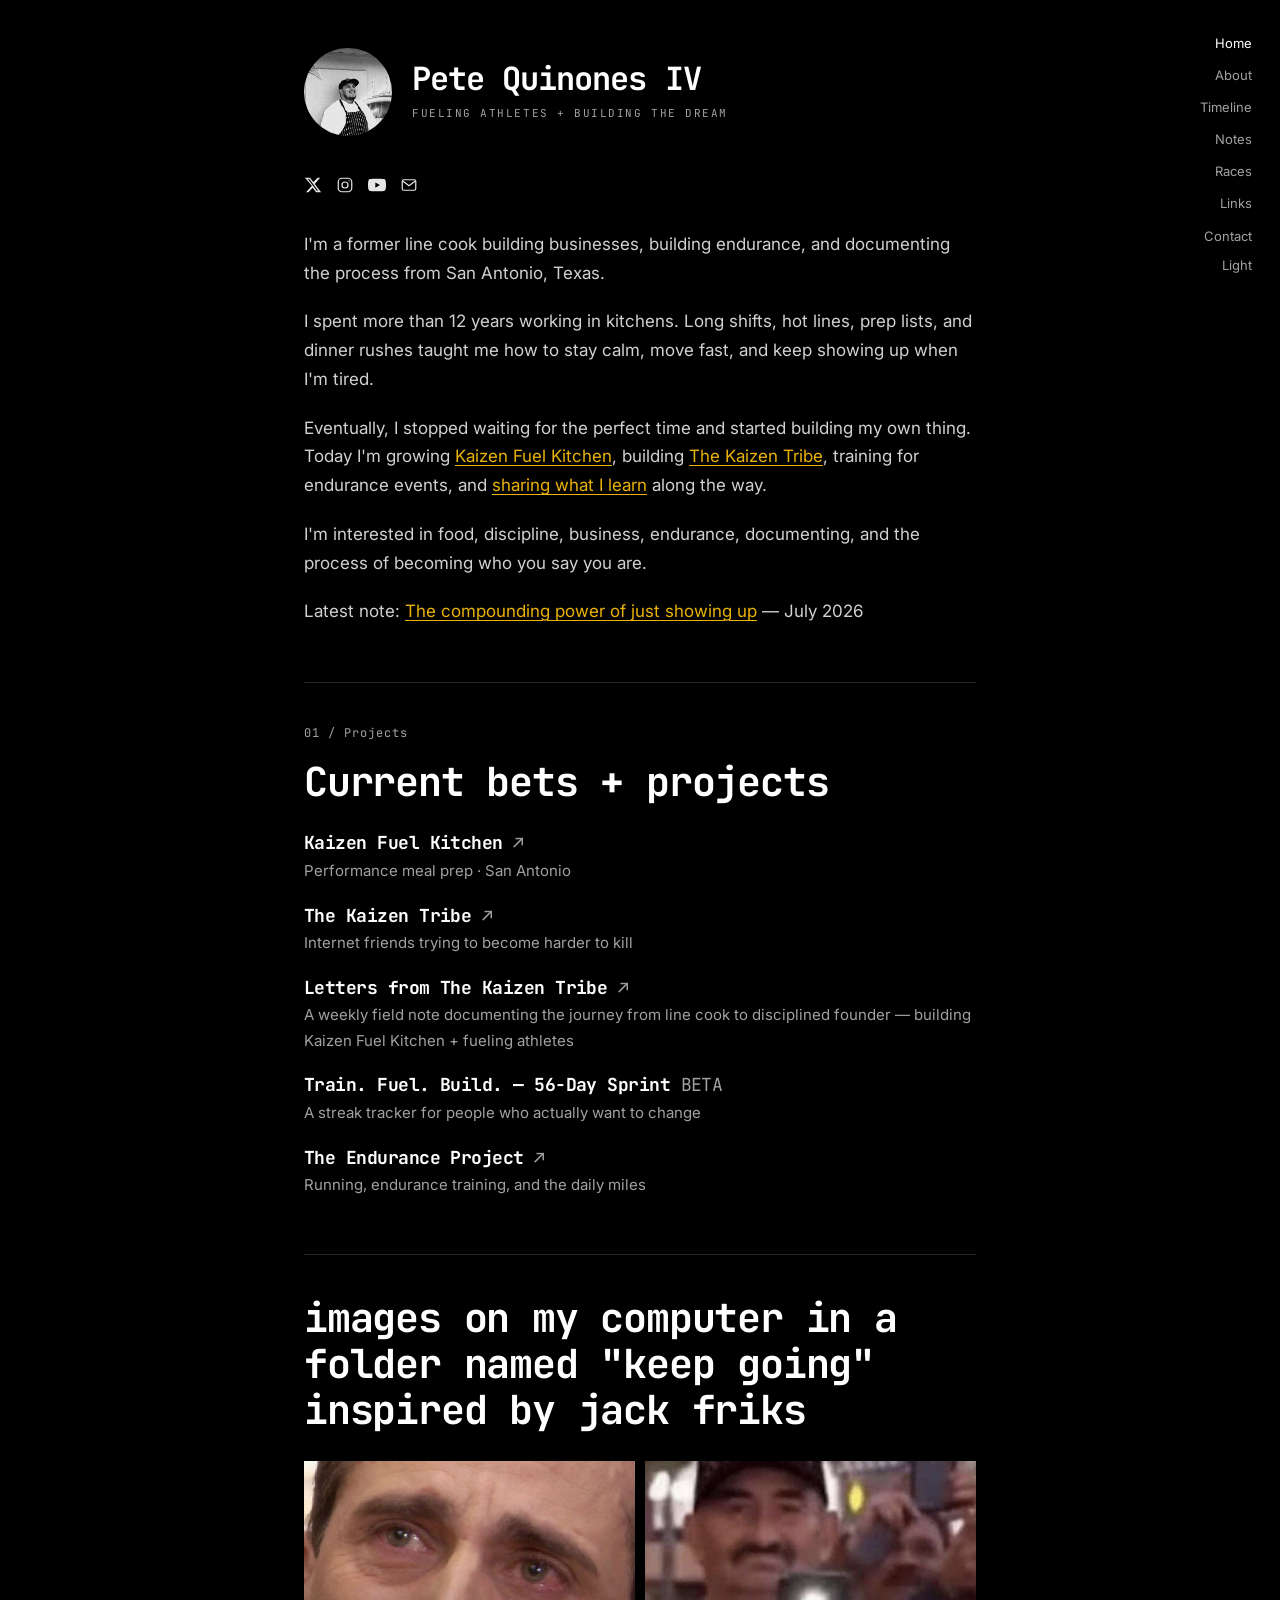
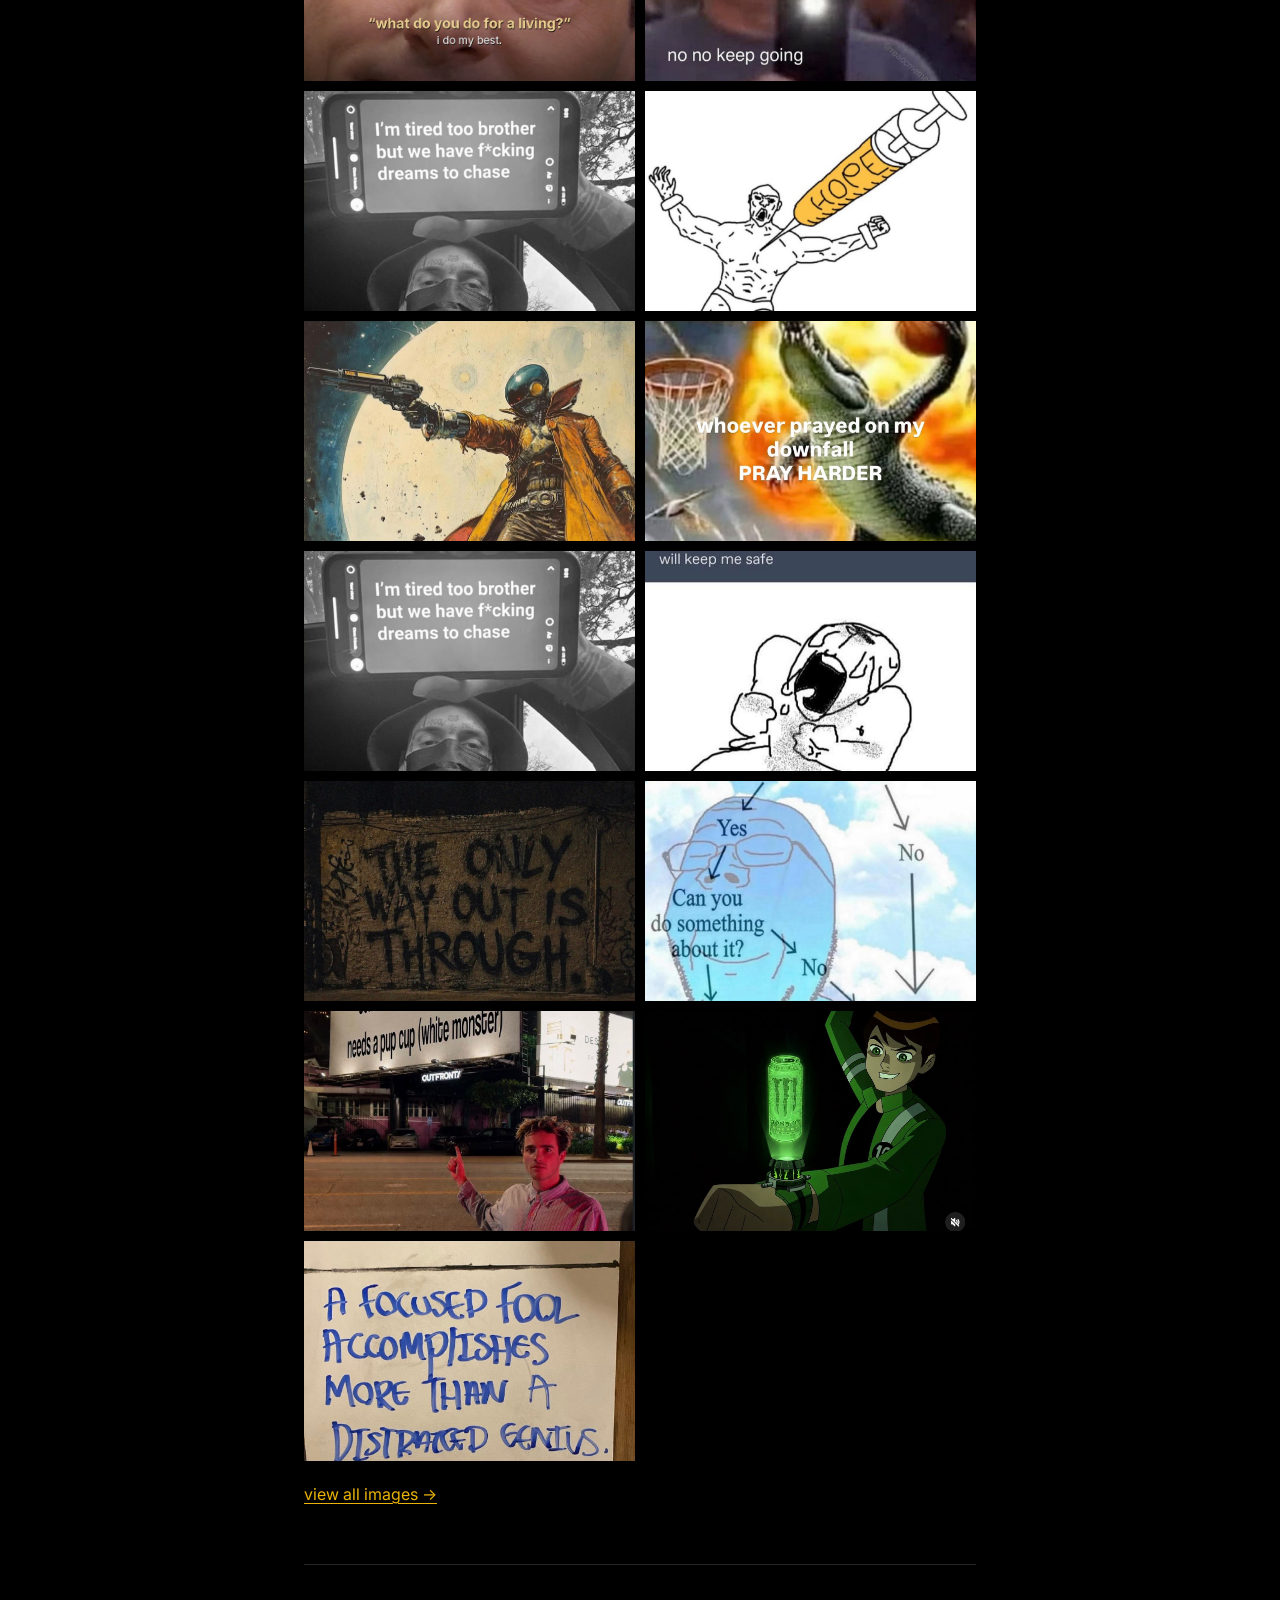
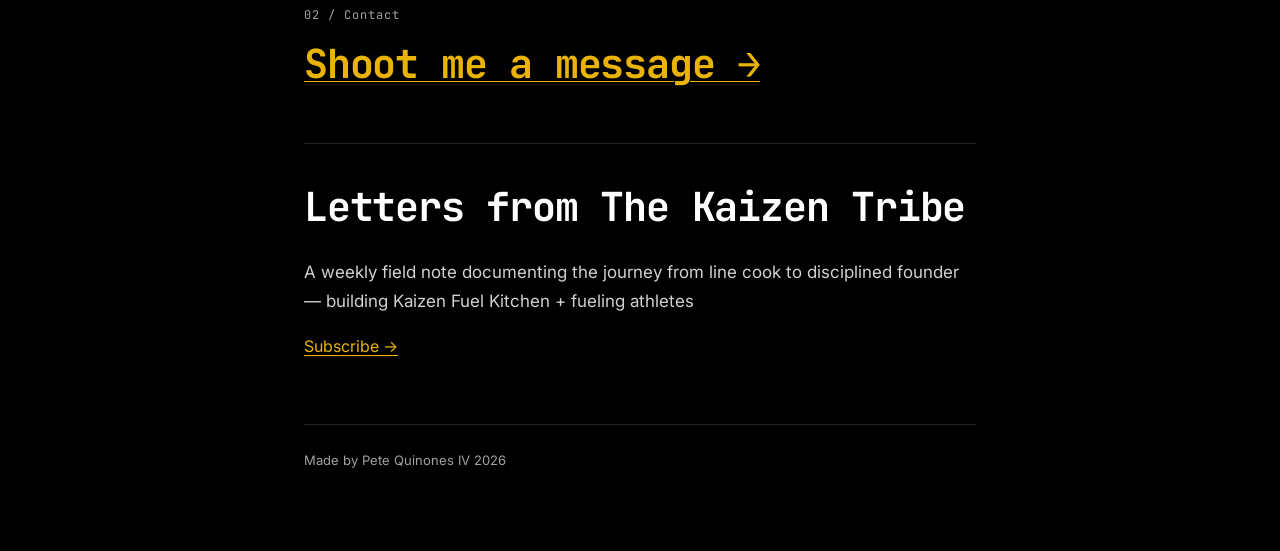
<file: index.html>
<!DOCTYPE html>
<html lang="en">
<head>
  <meta charset="UTF-8" />
  <meta name="viewport" content="width=device-width, initial-scale=1.0" />
  <title>Pete Quinones IV — Fueling Athletes + Building the Dream</title>
  <meta name="description" content="Fueling athletes + building the dream. Former line cook, founder of Kaizen Fuel Kitchen and The Kaizen Tribe, and endurance athlete in San Antonio, Texas." />
  <link rel="stylesheet" href="css/site.css" />
</head>
<body>
  <button class="menu-btn" type="button">Menu</button>
  <nav class="nav">
    <a href="index.html" class="active">Home</a>
    <a href="https://letters.thekaizentribe.co/about">About</a>
    <a href="timeline.html">Timeline</a>
    <a href="notes.html">Notes</a>
    <a href="races.html">Races</a>
    <a href="links.html">Links</a>
    <a href="contact.html">Contact</a>
    <button type="button" data-theme-toggle>Light</button>
  </nav>

  <main class="wrap">
    <header class="header">
      <img class="avatar" src="assets/pete-portrait.jpeg" alt="Pete Quinones IV in San Antonio, Texas" />
      <div>
        <h1>Pete Quinones IV</h1>
        <p class="tagline">Fueling athletes + building the dream</p>
      </div>
    </header>

    <div class="socials">
      <a href="https://x.com/petex47" aria-label="X">
        <svg viewBox="0 0 24 24" fill="currentColor"><path d="M18.244 2.25h3.308l-7.227 8.26 8.502 11.24H16.17l-4.714-6.231-5.401 6.231H2.744l7.727-8.835L1.254 2.25H8.08l4.253 5.622L18.244 2.25zm-1.161 17.52h1.833L7.084 4.126H5.117z"/></svg>
      </a>
      <a href="https://www.instagram.com/petex47/" aria-label="Instagram">
        <svg viewBox="0 0 24 24" fill="none" stroke="currentColor" stroke-width="1.6"><rect x="3" y="3" width="18" height="18" rx="5"/><circle cx="12" cy="12" r="4"/><circle cx="17.5" cy="6.5" r="0.8" fill="currentColor" stroke="none"/></svg>
      </a>
      <a href="https://www.youtube.com/@petex47" aria-label="YouTube">
        <svg viewBox="0 0 24 24" fill="currentColor"><path d="M23.5 6.2a3 3 0 0 0-2.1-2.1C19.5 3.6 12 3.6 12 3.6s-7.5 0-9.4.5A3 3 0 0 0 .5 6.2 31 31 0 0 0 0 12a31 31 0 0 0 .5 5.8 3 3 0 0 0 2.1 2.1c1.9.5 9.4.5 9.4.5s7.5 0 9.4-.5a3 3 0 0 0 2.1-2.1A31 31 0 0 0 24 12a31 31 0 0 0-.5-5.8zM9.75 15.5v-7l6.2 3.5-6.2 3.5z"/></svg>
      </a>
      <a href="mailto:pete@thekaizentribe.co" aria-label="Email">
        <svg viewBox="0 0 24 24" fill="none" stroke="currentColor" stroke-width="1.6"><rect x="3" y="5" width="18" height="14" rx="2"/><path d="m4 7 8 6 8-6"/></svg>
      </a>
    </div>

    <div class="prose">
      <p>I'm a former line cook building businesses, building endurance, and documenting the process from San Antonio, Texas.</p>
      <p>I spent more than 12 years working in kitchens. Long shifts, hot lines, prep lists, and dinner rushes taught me how to stay calm, move fast, and keep showing up when I'm tired.</p>
      <p>Eventually, I stopped waiting for the perfect time and started building my own thing. Today I'm growing <a href="https://kaizenfuelkitchen.com">Kaizen Fuel Kitchen</a>, building <a href="https://thekaizentribe.co">The Kaizen Tribe</a>, training for endurance events, and <a href="https://letters.thekaizentribe.co">sharing what I learn</a> along the way.</p>
      <p>I'm interested in food, discipline, business, endurance, documenting, and the process of becoming who you say you are.</p>
      <p>Latest note: <a href="notes/keep-showing-up.html">The compounding power of just showing up</a> — July 2026</p>
    </div>

    <section class="section">
      <p class="kicker">01 / Projects</p>
      <h2>Current bets + projects</h2>
      <div class="projects">
        <a class="project" href="https://kaizenfuelkitchen.com">
          <h3>Kaizen Fuel Kitchen <span>↗</span></h3>
          <p>Performance meal prep · San Antonio</p>
        </a>
        <a class="project" href="https://thekaizentribe.co">
          <h3>The Kaizen Tribe <span>↗</span></h3>
          <p>Internet friends trying to become harder to kill</p>
        </a>
        <a class="project" href="https://letters.thekaizentribe.co">
          <h3>Letters from The Kaizen Tribe <span>↗</span></h3>
          <p>A weekly field note documenting the journey from line cook to disciplined founder — building Kaizen Fuel Kitchen + fueling athletes</p>
        </a>
        <a class="project" href="https://trainfuelbuild.com">
          <h3>Train. Fuel. Build. — 56-Day Sprint <span>BETA</span></h3>
          <p>A streak tracker for people who actually want to change</p>
        </a>
        <a class="project" href="https://www.strava.com/athletes/106481123">
          <h3>The Endurance Project <span>↗</span></h3>
          <p>Running, endurance training, and the daily miles</p>
        </a>
      </div>
    </section>

    <section class="section">
      <h2>images on my computer in a folder named "keep going" inspired by jack friks</h2>
      <div class="gallery">
        <img src="assets/i-do-my-best.jpg" alt="Michael Scott: what do you do for a living? i do my best." style="object-position: center 70%" />
        <img src="assets/no-no-keep-going.jpg" alt="Man filming on his phone with the caption no no keep going" />
        <img src="assets/image-111.png" alt="I'm tired too brother but we have dreams to chase" />
        <img src="assets/image-106.png" alt="Drawing of a man injecting a giant syringe labeled HOPE" />
        <img src="assets/image-107.png" alt="I want to see what happens if I don't give up" />
        <img src="assets/image-108.png" alt="Whoever prayed on my downfall, pray harder" />
        <img src="assets/image-109.png" alt="I'm tired too brother but we have dreams to chase" />
        <img src="assets/image-110.png" alt="No amount of waiting will make me brave and no amount of fear will keep me safe" />
        <img src="assets/only-way-out.jpg" alt="The only way out is through" />
        <img src="assets/do-you-have-a-problem.jpg" alt="Do you have a problem decision flowchart" />
        <img src="assets/big-dawg-billboard.jpg" alt="Big dawg billboard" />
        <img src="assets/ben10-monster.jpg" alt="Ben 10 holding an energy drink" />
        <img src="assets/focused-fool.jpg" alt="A focused fool accomplishes more than a distracted genius" />
      </div>
      <p style="margin-top:20px"><a class="link" href="keep-going.html">view all images →</a></p>
    </section>

    <section class="section">
      <p class="kicker">02 / Contact</p>
      <h2><a class="link" href="contact.html">Shoot me a message →</a></h2>
    </section>

    <section class="section">
      <h2>Letters from The Kaizen Tribe</h2>
      <p class="prose" style="color:var(--body);font-size:17px">A weekly field note documenting the journey from line cook to disciplined founder — building Kaizen Fuel Kitchen + fueling athletes</p>
      <p><a class="link" href="https://letters.thekaizentribe.co">Subscribe →</a></p>
    </section>

    <footer class="footer">Made by Pete Quinones IV 2026</footer>
  </main>
  <script src="js/site.js"></script>
</body>
</html>
</file>
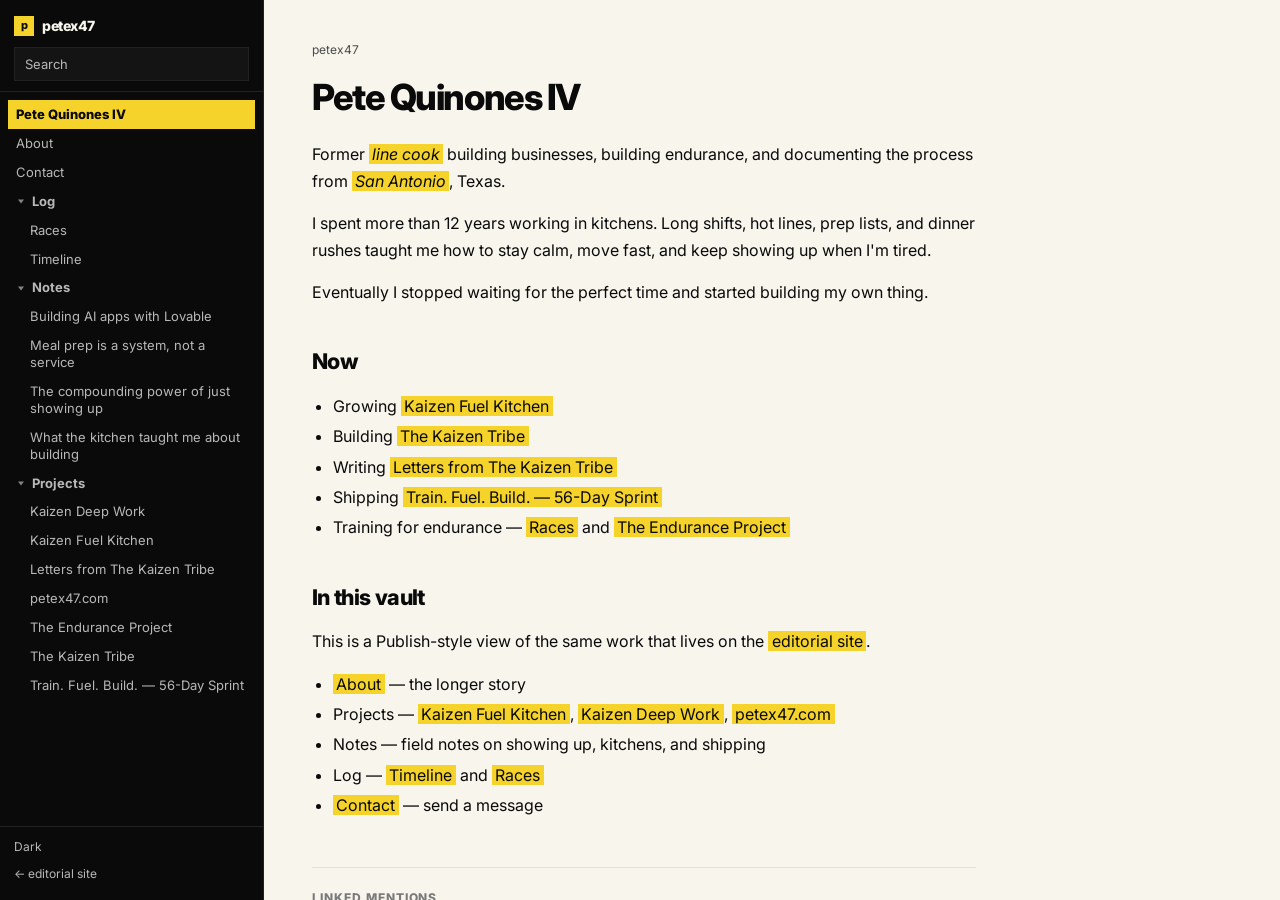
<file: v2/index.html>
<!DOCTYPE html>
<html lang="en">
<head>
  <meta charset="UTF-8" />
  <meta name="viewport" content="width=device-width, initial-scale=1.0" />
  <title>petex47 — vault</title>
  <meta name="description" content="Obsidian Publish-style vault for Pete Quinones IV — projects, notes, and log." />
  <link rel="stylesheet" href="styles.css" />
  <script>
    (function () {
      var q = new URLSearchParams(location.search).get("theme");
      var saved = localStorage.getItem("v2-theme");
      var theme = q === "dark" || q === "light" ? q : saved === "dark" ? "dark" : "light";
      document.documentElement.setAttribute("data-theme", theme);
    })();
  </script>
</head>
<body>
  <button class="menu-btn" type="button" aria-label="Open file tree">Menu</button>
  <div class="backdrop" hidden></div>
  <aside class="sidebar" id="sidebar"></aside>
  <main class="pane">
    <div class="pane-inner" id="pane"></div>
  </main>
  <script src="vault.js"></script>
  <script src="app.js"></script>
</body>
</html>
</file>
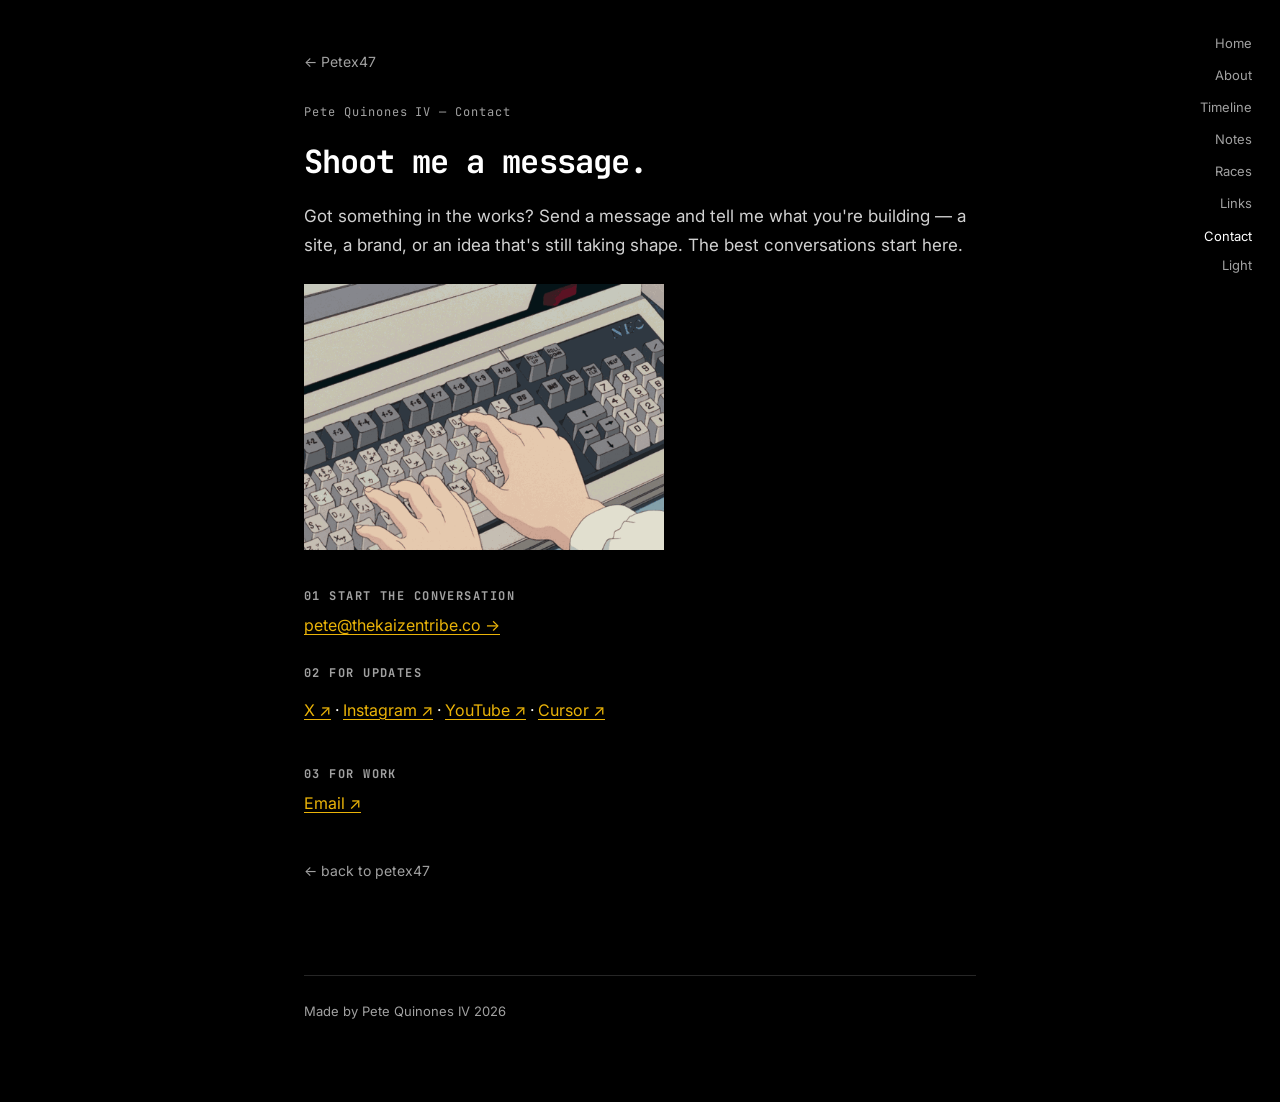
<file: contact.html>
<!DOCTYPE html>
<html lang="en">
<head>
  <meta charset="UTF-8" />
  <meta name="viewport" content="width=device-width, initial-scale=1.0" />
  <title>Contact — Pete Quinones IV</title>
  <meta name="description" content="Get in touch with Pete Quinones IV about websites, brands, or performance food projects in San Antonio, Texas." />
  <link rel="stylesheet" href="css/site.css" />
</head>
<body>
  <button class="menu-btn" type="button">Menu</button>
  <nav class="nav">
    <a href="index.html">Home</a>
    <a href="https://letters.thekaizentribe.co/about">About</a>
    <a href="timeline.html">Timeline</a>
    <a href="notes.html">Notes</a>
    <a href="races.html">Races</a>
    <a href="links.html">Links</a>
    <a href="contact.html" class="active">Contact</a>
    <button type="button" data-theme-toggle>Light</button>
  </nav>

  <main class="wrap">
    <a class="back" href="index.html">← Petex47</a>
    <p class="kicker">Pete Quinones IV — Contact</p>
    <h1>Shoot me a message.</h1>
    <p class="prose" style="color:var(--body);font-size:17px;margin-top:16px">Got something in the works? Send a message and tell me what you're building — a site, a brand, or an idea that's still taking shape. The best conversations start here.</p>
    <img class="contact-gif" src="assets/contact-typing.gif" alt="Animated hands typing on a keyboard" />

    <div class="contact-rows">
      <section>
        <h3>01 Start the conversation</h3>
        <a class="link" href="mailto:pete@thekaizentribe.co">pete@thekaizentribe.co →</a>
      </section>
      <section>
        <h3>02 For updates</h3>
        <p>
          <a class="link" href="https://x.com/petex47">X ↗</a> ·
          <a class="link" href="https://www.instagram.com/petex47/">Instagram ↗</a> ·
          <a class="link" href="https://www.youtube.com/@petex47">YouTube ↗</a> ·
          <a class="link" href="https://cursor.com/@petex47">Cursor ↗</a>
        </p>
      </section>
      <section>
        <h3>03 For work</h3>
        <a class="link" href="mailto:pete@thekaizentribe.co">Email ↗</a>
      </section>
    </div>

    <p style="margin-top:40px"><a class="back" href="index.html">← back to petex47</a></p>
    <footer class="footer">Made by Pete Quinones IV 2026</footer>
  </main>
  <script src="js/site.js"></script>
</body>
</html>
</file>
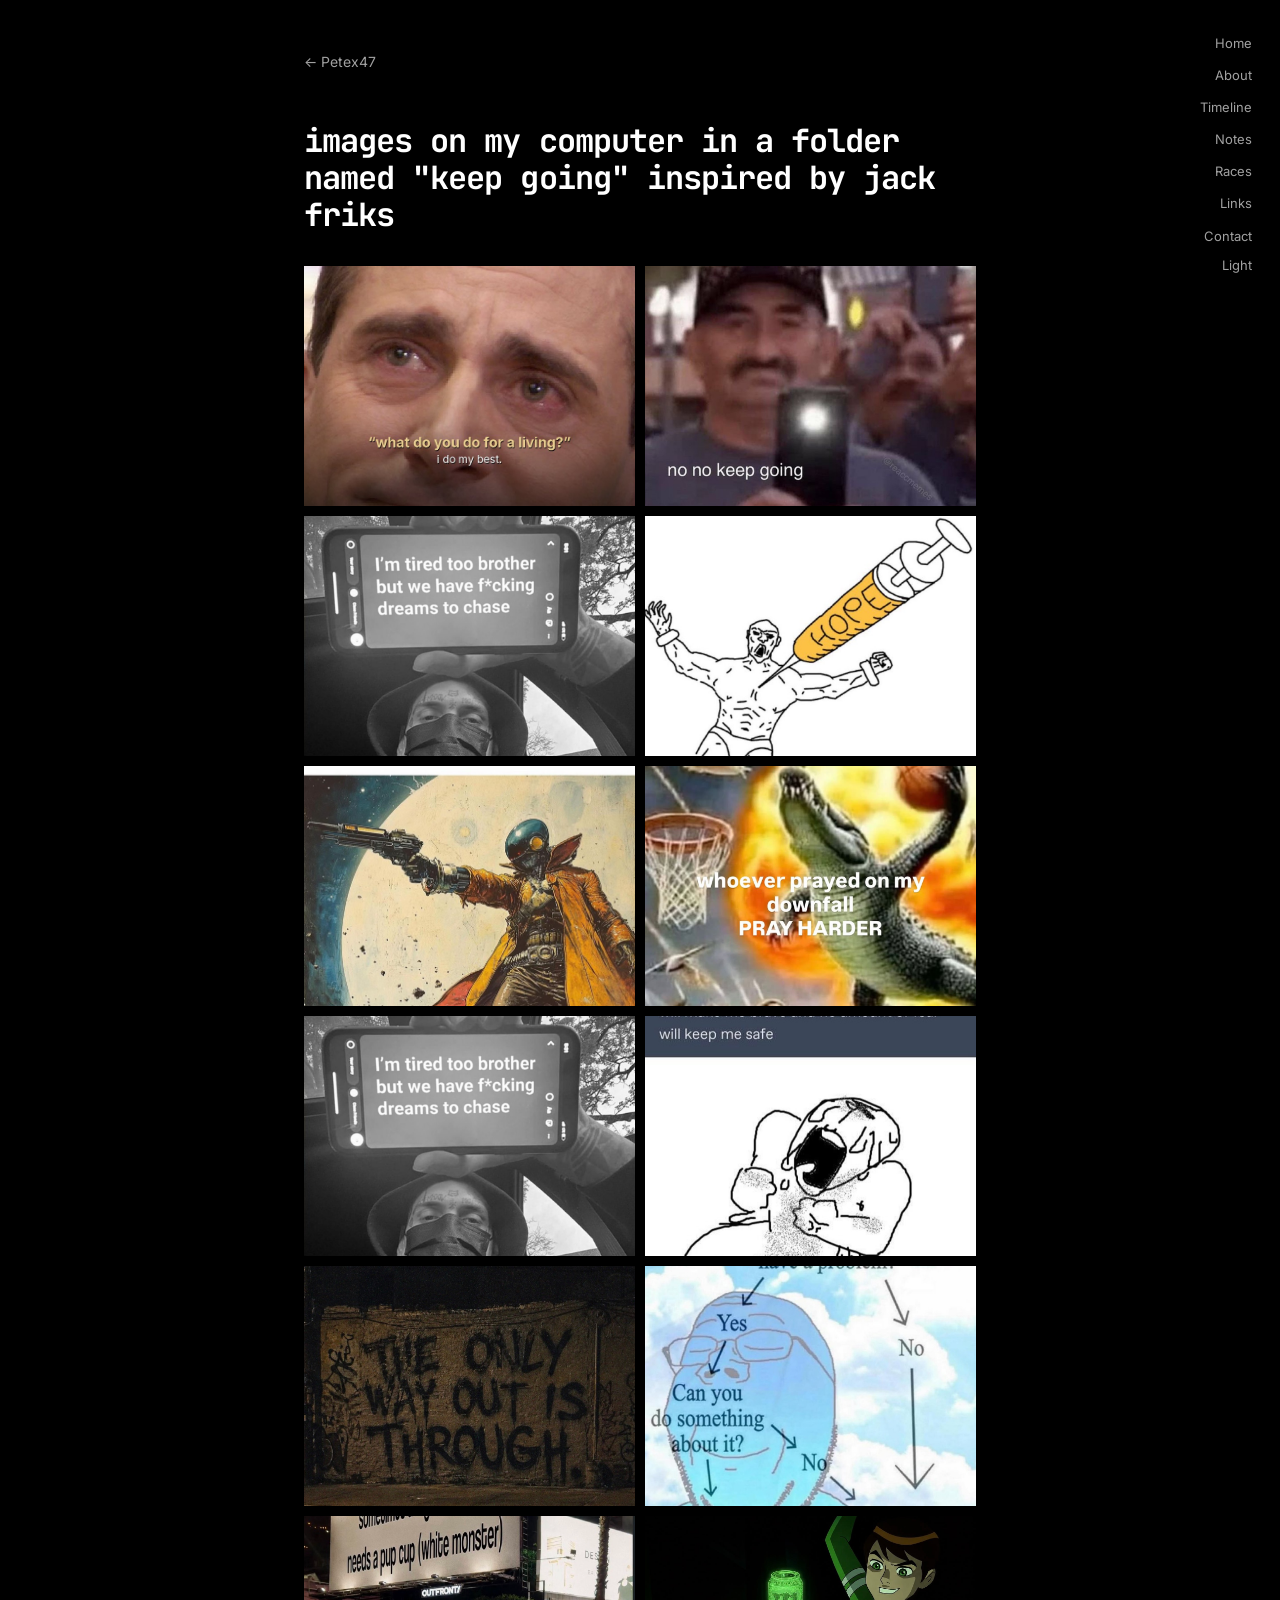
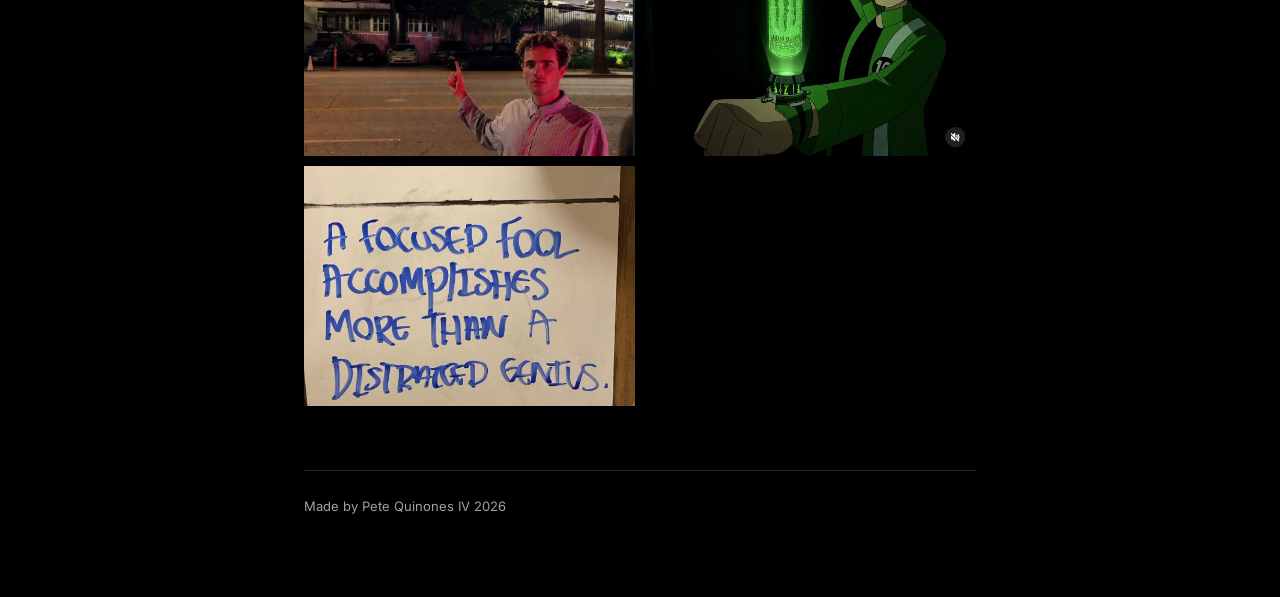
<file: keep-going.html>
<!DOCTYPE html>
<html lang="en">
<head>
  <meta charset="UTF-8" />
  <meta name="viewport" content="width=device-width, initial-scale=1.0" />
  <title>Keep Going — Image Gallery | Pete Quinones IV</title>
  <meta name="description" content="The full 'keep going' folder — memes, notes and photos I save to stay motivated while building and training." />
  <link rel="stylesheet" href="css/site.css" />
</head>
<body>
  <button class="menu-btn" type="button">Menu</button>
  <nav class="nav">
    <a href="index.html">Home</a>
    <a href="https://letters.thekaizentribe.co/about">About</a>
    <a href="timeline.html">Timeline</a>
    <a href="notes.html">Notes</a>
    <a href="races.html">Races</a>
    <a href="links.html">Links</a>
    <a href="contact.html">Contact</a>
    <button type="button" data-theme-toggle>Light</button>
  </nav>

  <main class="wrap">
    <a class="back" href="index.html">← Petex47</a>
    <h1>images on my computer in a folder named "keep going" inspired by jack friks</h1>
    <div class="gallery full" style="margin-top:32px">
      <img src="assets/i-do-my-best.jpg" alt="Michael Scott: what do you do for a living? i do my best." style="object-position: center 70%" />
      <img src="assets/no-no-keep-going.jpg" alt="Man filming on his phone with the caption no no keep going" />
      <img src="assets/image-111.png" alt="I'm tired too brother but we have dreams to chase" />
      <img src="assets/image-106.png" alt="Drawing of a man injecting a giant syringe labeled HOPE" />
      <img src="assets/image-107.png" alt="I want to see what happens if I don't give up" />
      <img src="assets/image-108.png" alt="Whoever prayed on my downfall, pray harder" />
      <img src="assets/image-109.png" alt="I'm tired too brother but we have dreams to chase" />
      <img src="assets/image-110.png" alt="No amount of waiting will make me brave and no amount of fear will keep me safe" />
      <img src="assets/only-way-out.jpg" alt="The only way out is through" />
      <img src="assets/do-you-have-a-problem.jpg" alt="Do you have a problem decision flowchart" />
      <img src="assets/big-dawg-billboard.jpg" alt="Big dawg billboard" />
      <img src="assets/ben10-monster.jpg" alt="Ben 10 holding an energy drink" />
      <img src="assets/focused-fool.jpg" alt="A focused fool accomplishes more than a distracted genius" />
    </div>
    <footer class="footer">Made by Pete Quinones IV 2026</footer>
  </main>
  <script src="js/site.js"></script>
</body>
</html>
</file>
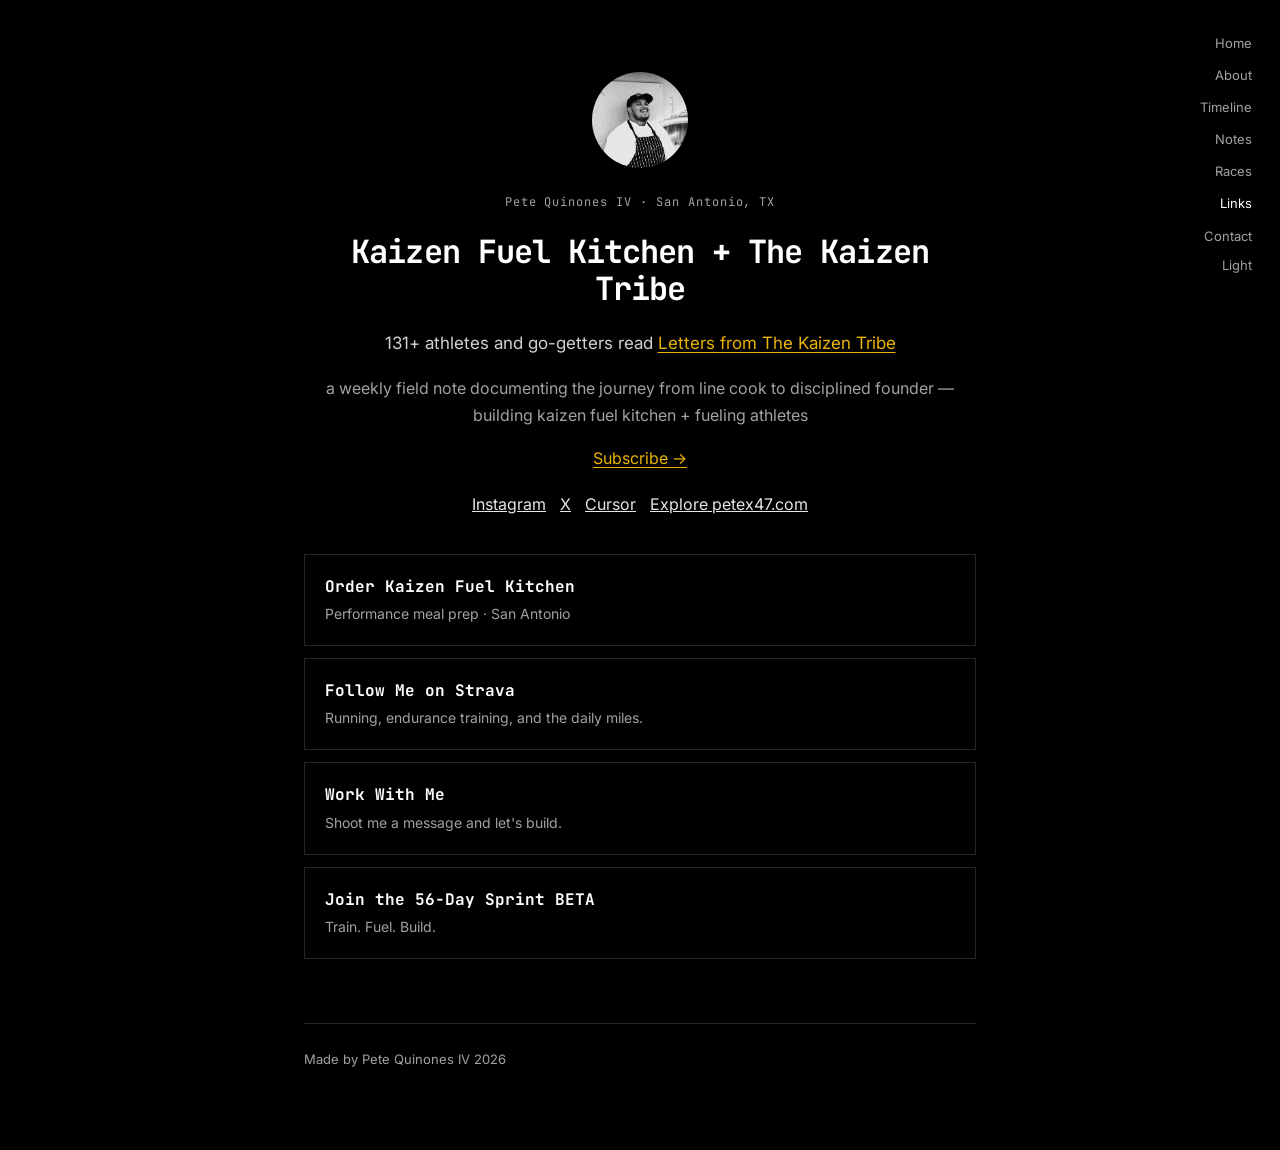
<file: links.html>
<!DOCTYPE html>
<html lang="en">
<head>
  <meta charset="UTF-8" />
  <meta name="viewport" content="width=device-width, initial-scale=1.0" />
  <title>Links — Pete Quinones IV | Start here</title>
  <meta name="description" content="Fueling athletes + building the dream. Links to Kaizen Fuel Kitchen, Letters from The Kaizen Tribe, and everything Pete Quinones IV is building." />
  <link rel="stylesheet" href="css/site.css" />
</head>
<body>
  <button class="menu-btn" type="button">Menu</button>
  <nav class="nav">
    <a href="index.html">Home</a>
    <a href="https://letters.thekaizentribe.co/about">About</a>
    <a href="timeline.html">Timeline</a>
    <a href="notes.html">Notes</a>
    <a href="races.html">Races</a>
    <a href="links.html" class="active">Links</a>
    <a href="contact.html">Contact</a>
    <button type="button" data-theme-toggle>Light</button>
  </nav>

  <main class="wrap">
    <div class="links-hero">
      <img src="assets/pete-links-profile.jpg" alt="Pete Quinones IV" />
      <p class="kicker" style="margin-top:16px">Pete Quinones IV · San Antonio, TX</p>
      <h1>Kaizen Fuel Kitchen + The Kaizen Tribe</h1>
      <p class="prose" style="color:var(--body);font-size:17px;margin-top:16px">131+ athletes and go-getters read <a class="link" href="https://letters.thekaizentribe.co">Letters from The Kaizen Tribe</a></p>
      <p style="color:var(--muted)">a weekly field note documenting the journey from line cook to disciplined founder — building kaizen fuel kitchen + fueling athletes</p>
      <p style="margin-top:16px"><a class="link" href="https://letters.thekaizentribe.co">Subscribe →</a></p>
      <div class="socials" style="justify-content:center">
        <a href="https://www.instagram.com/petex47/">Instagram</a>
        <a href="https://x.com/petex47">X</a>
        <a href="https://cursor.com/@petex47">Cursor</a>
        <a href="index.html">Explore petex47.com</a>
      </div>
    </div>

    <div class="link-list">
      <a href="https://kaizenfuelkitchen.com">
        <strong>Order Kaizen Fuel Kitchen</strong>
        <span>Performance meal prep · San Antonio</span>
      </a>
      <a href="https://www.strava.com/athletes/106481123">
        <strong>Follow Me on Strava</strong>
        <span>Running, endurance training, and the daily miles.</span>
      </a>
      <a href="contact.html">
        <strong>Work With Me</strong>
        <span>Shoot me a message and let's build.</span>
      </a>
      <a href="https://trainfuelbuild.com">
        <strong>Join the 56-Day Sprint BETA</strong>
        <span>Train. Fuel. Build.</span>
      </a>
    </div>

    <footer class="footer">Made by Pete Quinones IV 2026</footer>
  </main>
  <script src="js/site.js"></script>
</body>
</html>
</file>
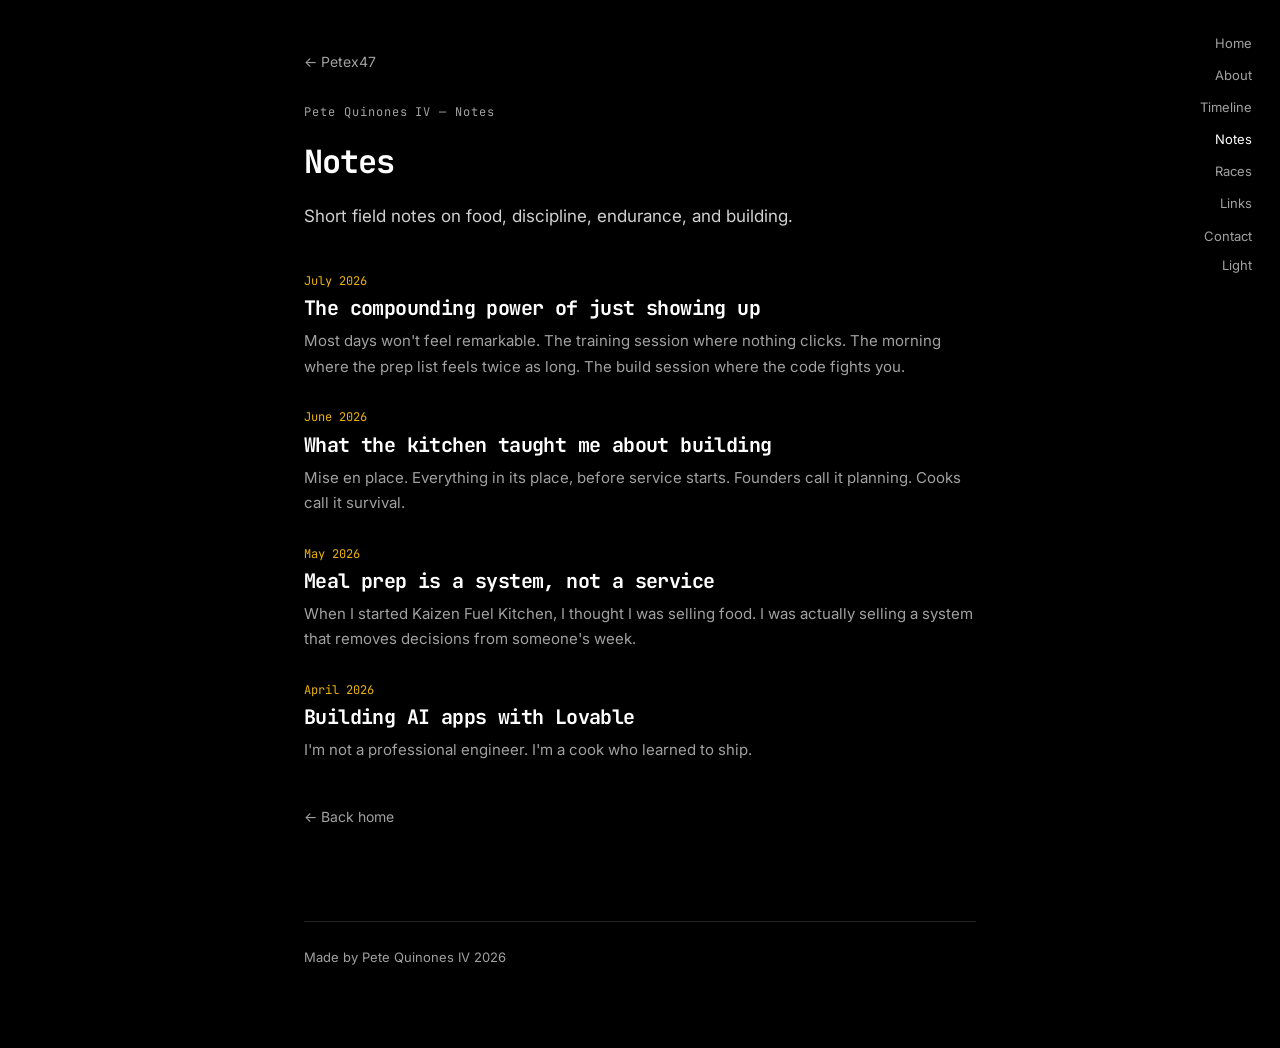
<file: notes.html>
<!DOCTYPE html>
<html lang="en">
<head>
  <meta charset="UTF-8" />
  <meta name="viewport" content="width=device-width, initial-scale=1.0" />
  <title>Notes — Pete Quinones IV</title>
  <meta name="description" content="Short notes on food, discipline, endurance, and building things from San Antonio, Texas." />
  <link rel="stylesheet" href="css/site.css" />
</head>
<body>
  <button class="menu-btn" type="button">Menu</button>
  <nav class="nav">
    <a href="index.html">Home</a>
    <a href="https://letters.thekaizentribe.co/about">About</a>
    <a href="timeline.html">Timeline</a>
    <a href="notes.html" class="active">Notes</a>
    <a href="races.html">Races</a>
    <a href="links.html">Links</a>
    <a href="contact.html">Contact</a>
    <button type="button" data-theme-toggle>Light</button>
  </nav>

  <main class="wrap">
    <a class="back" href="index.html">← Petex47</a>
    <p class="kicker">Pete Quinones IV — Notes</p>
    <h1>Notes</h1>
    <p class="prose" style="color:var(--body);font-size:17px;margin:12px 0 40px">Short field notes on food, discipline, endurance, and building.</p>

    <div class="notes">
      <a class="note-card" href="notes/keep-showing-up.html">
        <time>July 2026</time>
        <h3>The compounding power of just showing up</h3>
        <p>Most days won't feel remarkable. The training session where nothing clicks. The morning where the prep list feels twice as long. The build session where the code fights you.</p>
      </a>
      <a class="note-card" href="notes/line-cook-lessons.html">
        <time>June 2026</time>
        <h3>What the kitchen taught me about building</h3>
        <p>Mise en place. Everything in its place, before service starts. Founders call it planning. Cooks call it survival.</p>
      </a>
      <a class="note-card" href="notes/meal-prep-as-a-system.html">
        <time>May 2026</time>
        <h3>Meal prep is a system, not a service</h3>
        <p>When I started Kaizen Fuel Kitchen, I thought I was selling food. I was actually selling a system that removes decisions from someone's week.</p>
      </a>
      <a class="note-card" href="notes/building-with-ai.html">
        <time>April 2026</time>
        <h3>Building AI apps with Lovable</h3>
        <p>I'm not a professional engineer. I'm a cook who learned to ship.</p>
      </a>
    </div>

    <p style="margin-top:40px"><a class="back" href="index.html">← Back home</a></p>
    <footer class="footer">Made by Pete Quinones IV 2026</footer>
  </main>
  <script src="js/site.js"></script>
</body>
</html>
</file>
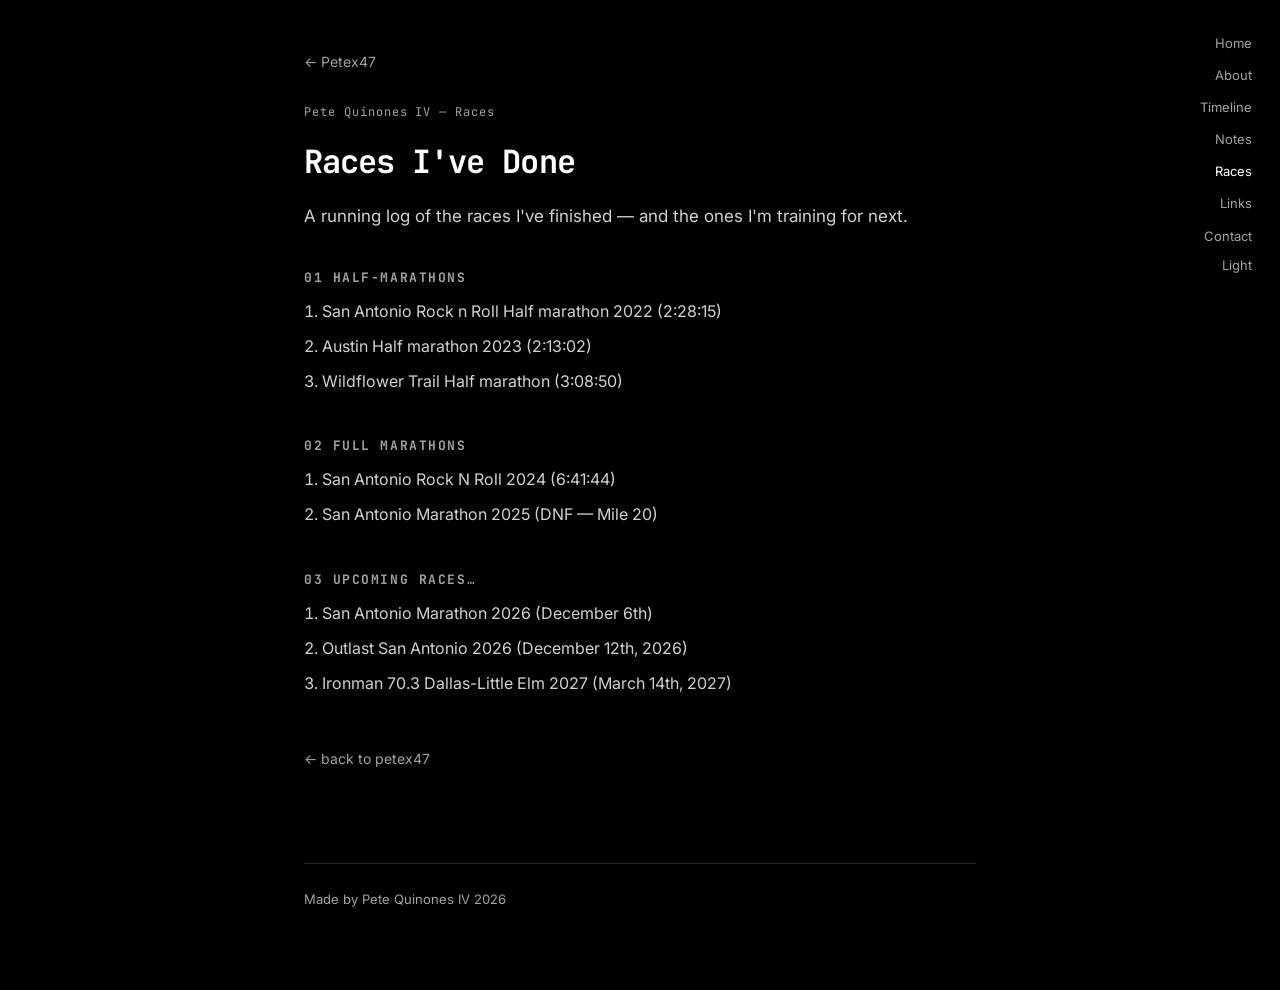
<file: races.html>
<!DOCTYPE html>
<html lang="en">
<head>
  <meta charset="UTF-8" />
  <meta name="viewport" content="width=device-width, initial-scale=1.0" />
  <title>Races — Pete Quinones IV</title>
  <meta name="description" content="Half-marathons, full marathons, and upcoming races I'm training for." />
  <link rel="stylesheet" href="css/site.css" />
</head>
<body>
  <button class="menu-btn" type="button">Menu</button>
  <nav class="nav">
    <a href="index.html">Home</a>
    <a href="https://letters.thekaizentribe.co/about">About</a>
    <a href="timeline.html">Timeline</a>
    <a href="notes.html">Notes</a>
    <a href="races.html" class="active">Races</a>
    <a href="links.html">Links</a>
    <a href="contact.html">Contact</a>
    <button type="button" data-theme-toggle>Light</button>
  </nav>

  <main class="wrap">
    <a class="back" href="index.html">← Petex47</a>
    <p class="kicker">Pete Quinones IV — Races</p>
    <h1>Races I've Done</h1>
    <p class="prose" style="color:var(--body);font-size:17px;margin:12px 0 40px">A running log of the races I've finished — and the ones I'm training for next.</p>

    <div class="races">
      <section>
        <h3>01 Half-marathons</h3>
        <ol>
          <li>San Antonio Rock n Roll Half marathon 2022 (2:28:15)</li>
          <li>Austin Half marathon 2023 (2:13:02)</li>
          <li>Wildflower Trail Half marathon (3:08:50)</li>
        </ol>
      </section>
      <section>
        <h3>02 Full Marathons</h3>
        <ol>
          <li>San Antonio Rock N Roll 2024 (6:41:44)</li>
          <li>San Antonio Marathon 2025 (DNF — Mile 20)</li>
        </ol>
      </section>
      <section>
        <h3>03 Upcoming races…</h3>
        <ol>
          <li>San Antonio Marathon 2026 (December 6th)</li>
          <li>Outlast San Antonio 2026 (December 12th, 2026)</li>
          <li>Ironman 70.3 Dallas-Little Elm 2027 (March 14th, 2027)</li>
        </ol>
      </section>
    </div>

    <p style="margin-top:40px"><a class="back" href="index.html">← back to petex47</a></p>
    <footer class="footer">Made by Pete Quinones IV 2026</footer>
  </main>
  <script src="js/site.js"></script>
</body>
</html>
</file>
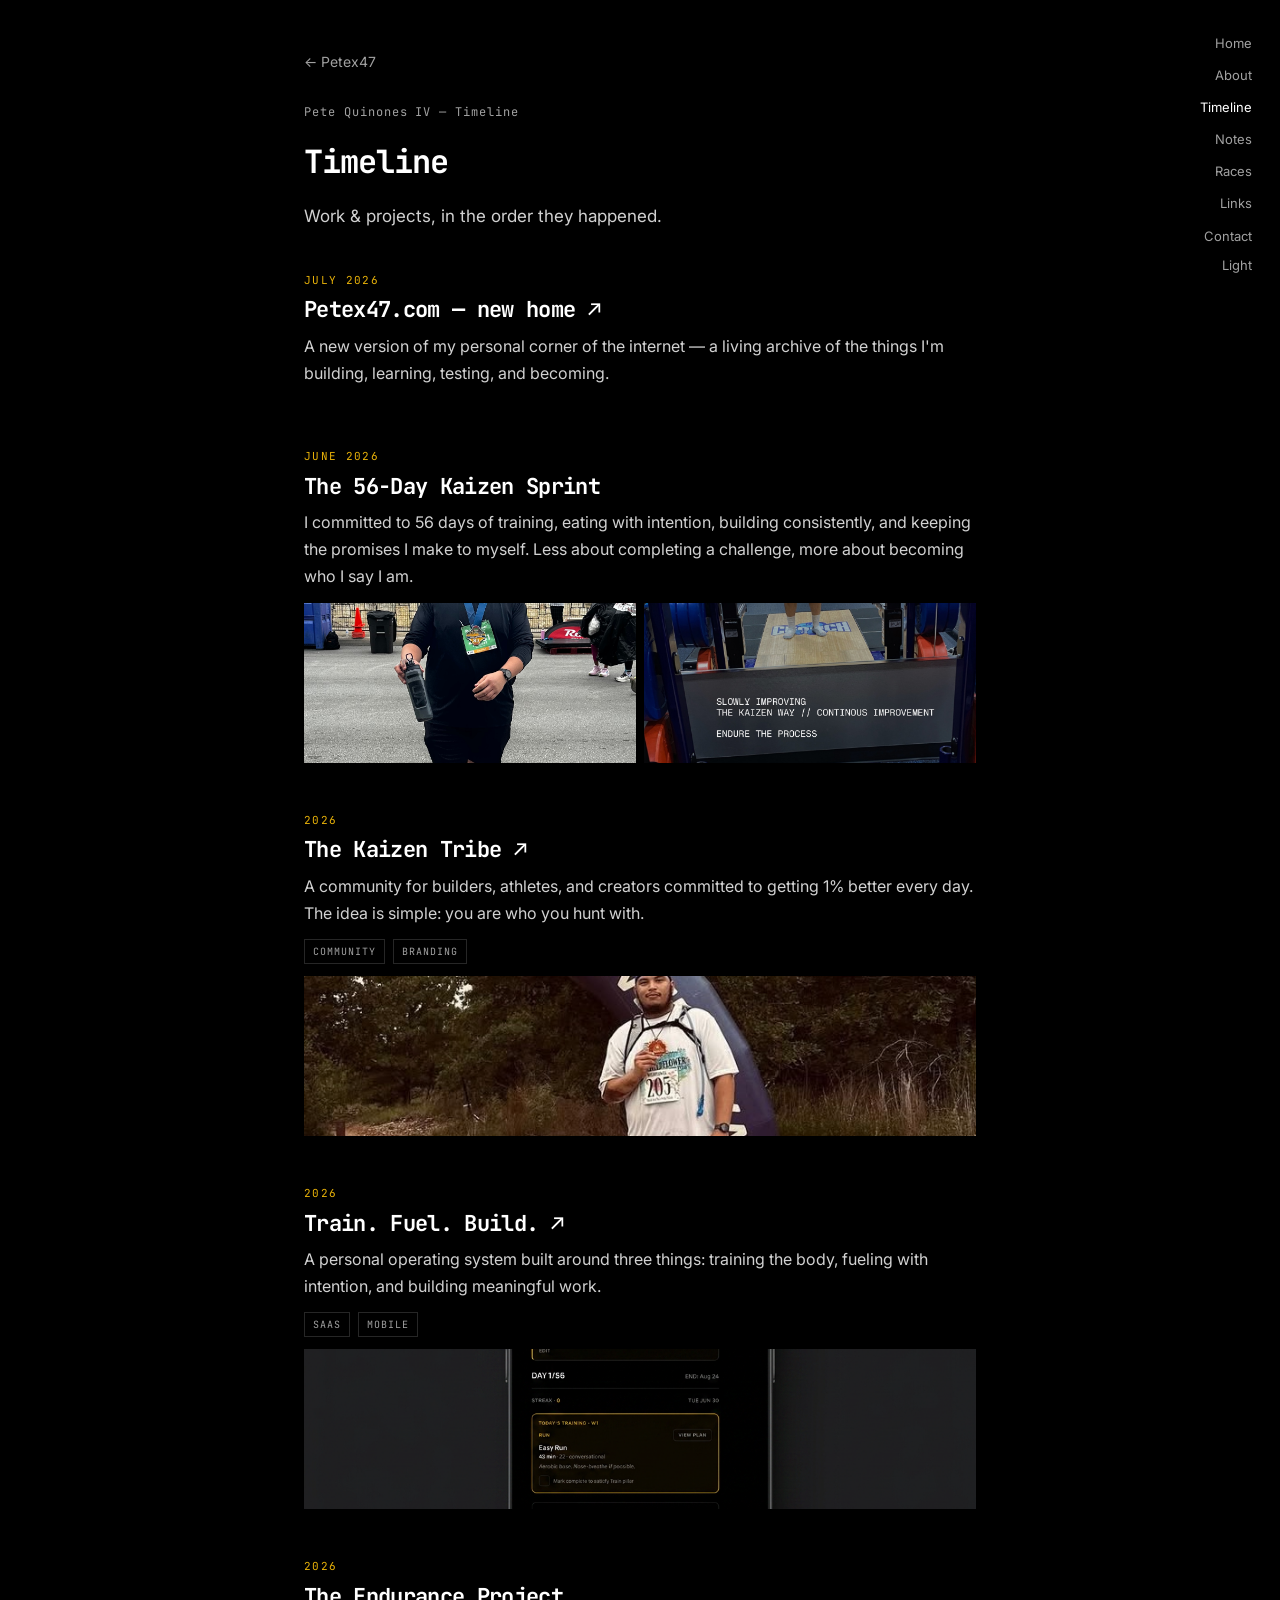
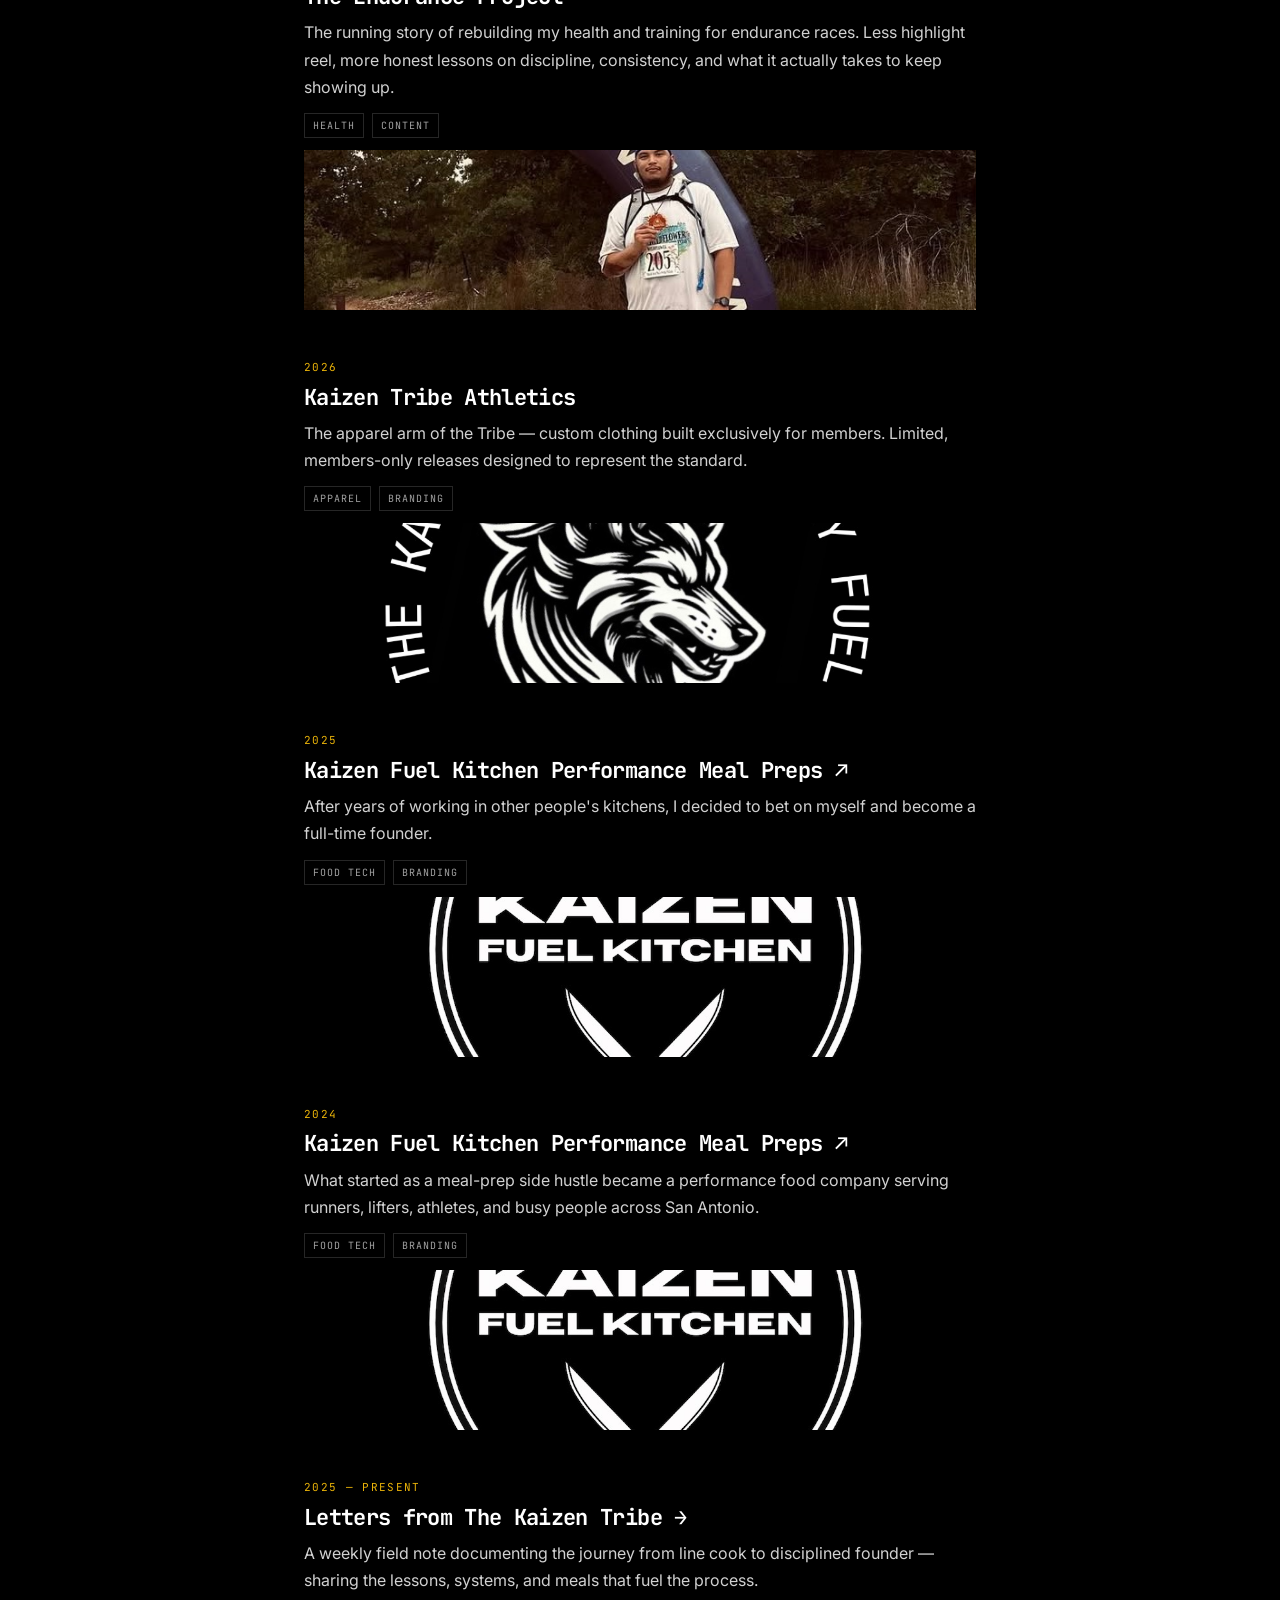
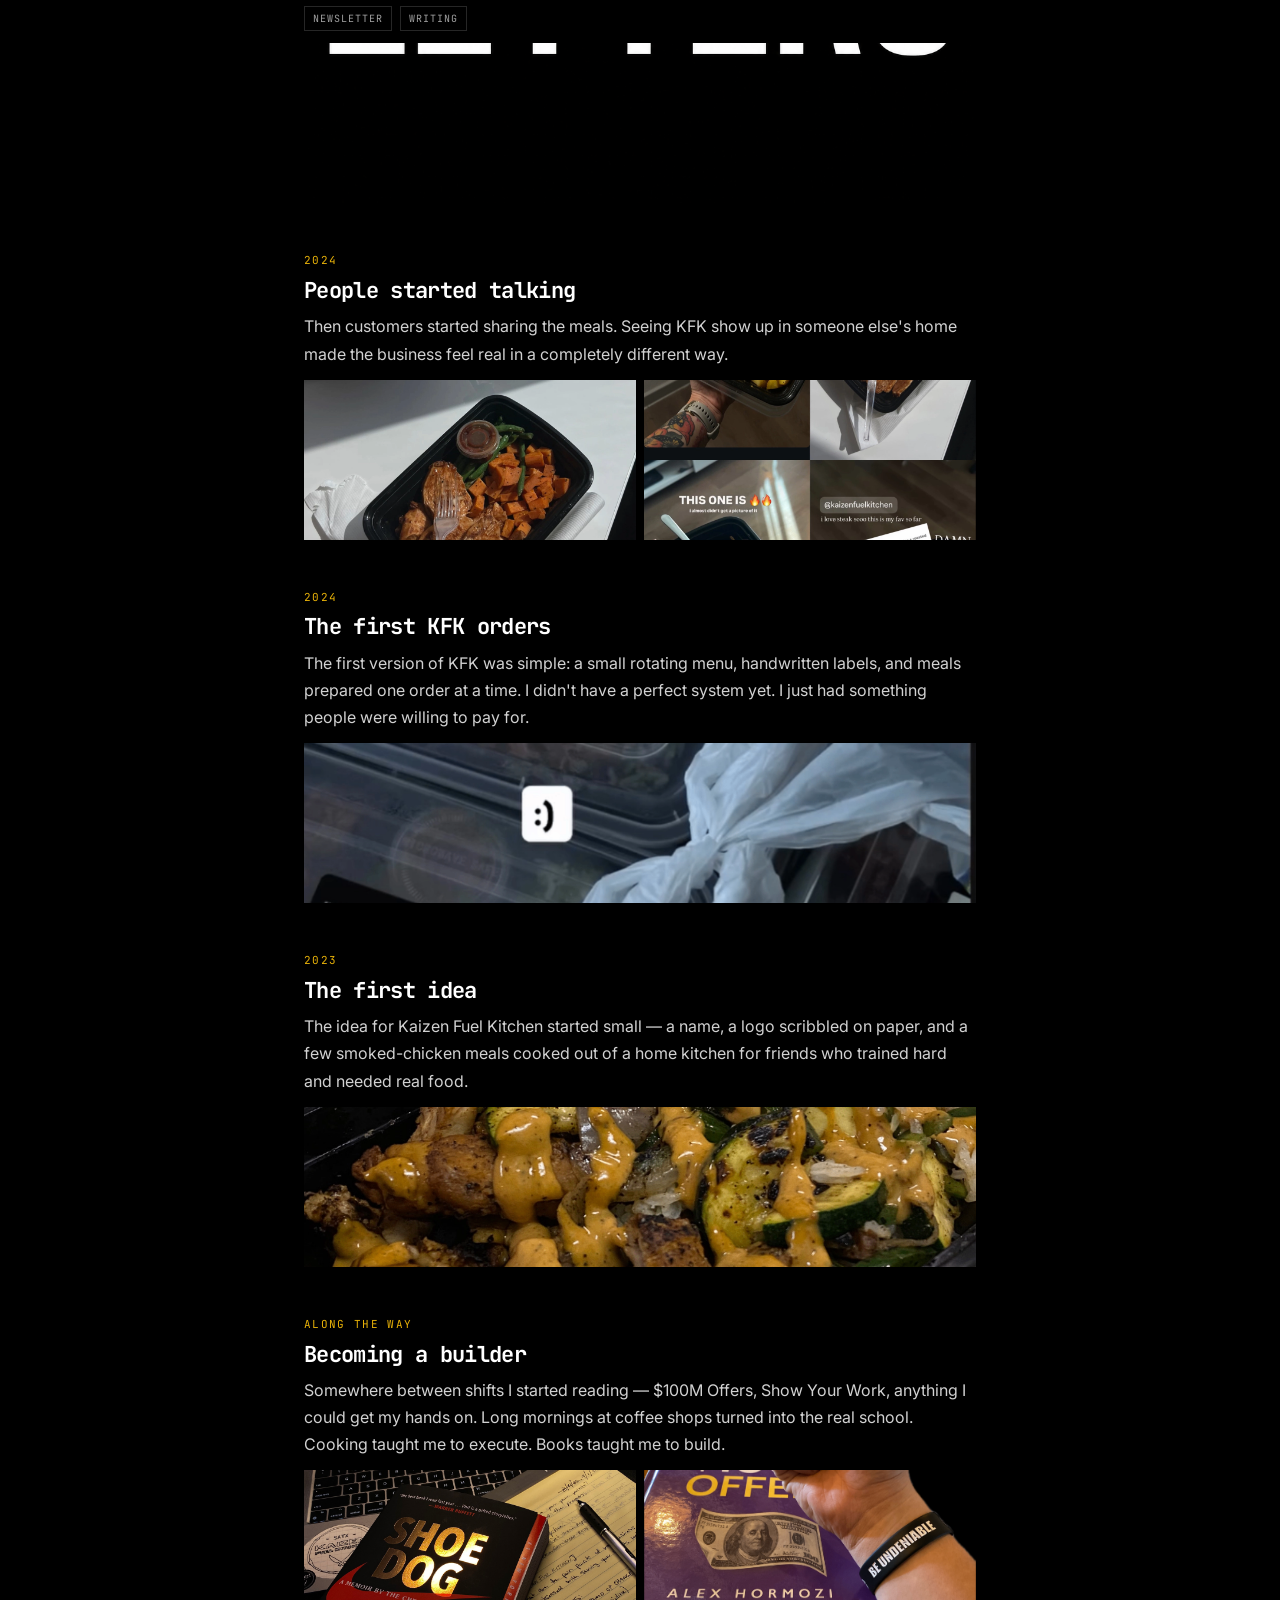
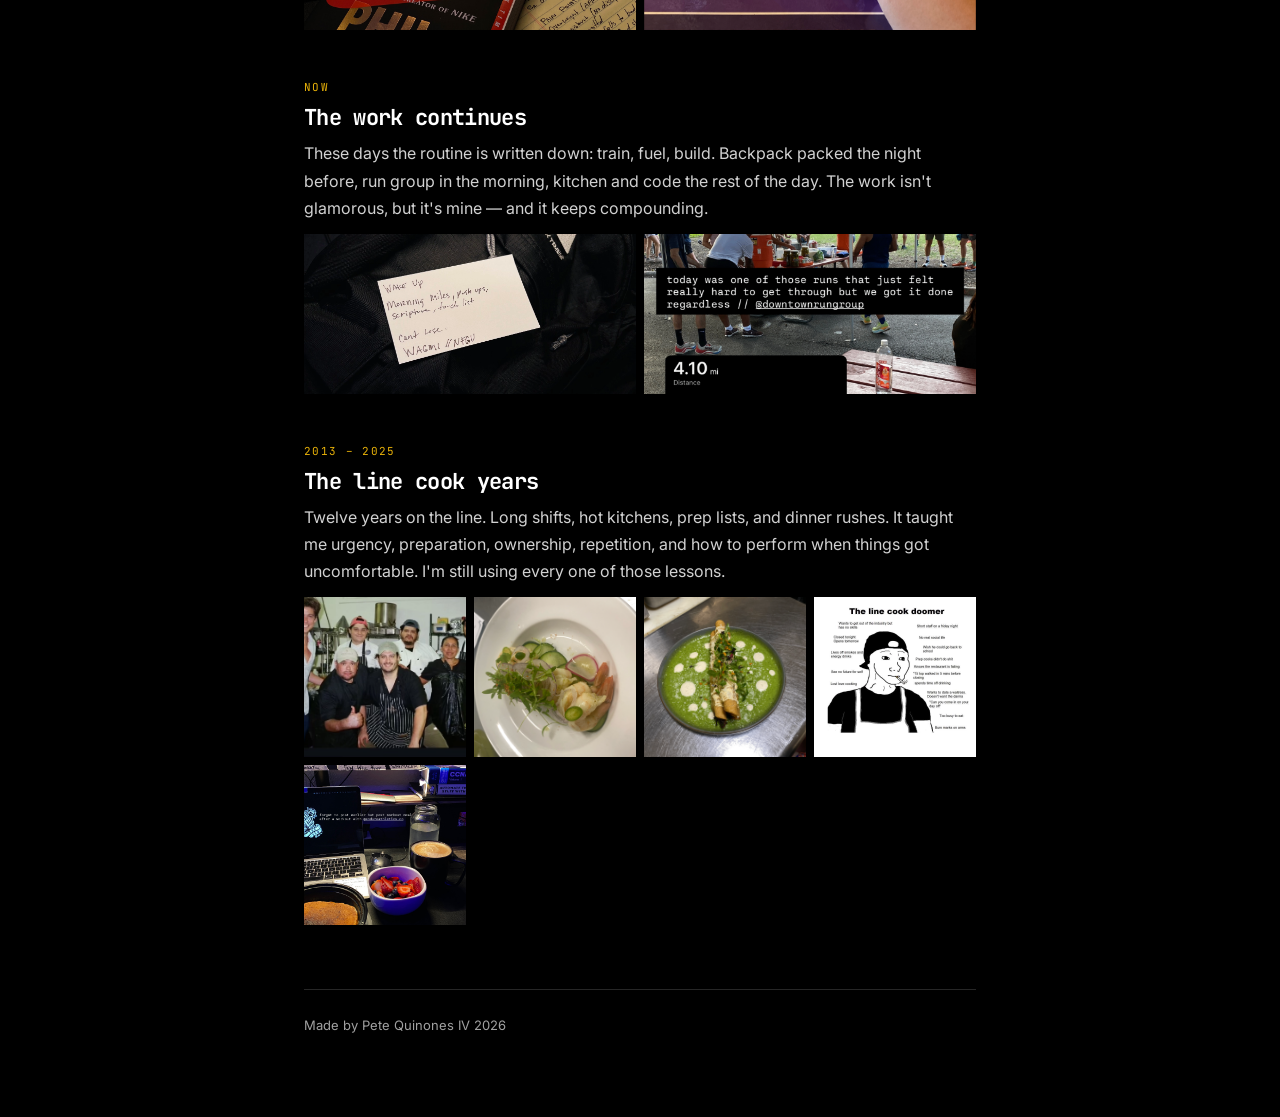
<file: timeline.html>
<!DOCTYPE html>
<html lang="en">
<head>
  <meta charset="UTF-8" />
  <meta name="viewport" content="width=device-width, initial-scale=1.0" />
  <title>Timeline — Pete Quinones IV | Work & projects</title>
  <meta name="description" content="A timeline of Pete Quinones IV's work, projects, and notes — from twelve years on the line to building Kaizen Fuel Kitchen and The Kaizen Tribe." />
  <link rel="stylesheet" href="css/site.css" />
</head>
<body>
  <button class="menu-btn" type="button">Menu</button>
  <nav class="nav">
    <a href="index.html">Home</a>
    <a href="https://letters.thekaizentribe.co/about">About</a>
    <a href="timeline.html" class="active">Timeline</a>
    <a href="notes.html">Notes</a>
    <a href="races.html">Races</a>
    <a href="links.html">Links</a>
    <a href="contact.html">Contact</a>
    <button type="button" data-theme-toggle>Light</button>
  </nav>

  <main class="wrap">
    <a class="back" href="index.html">← Petex47</a>
    <p class="kicker">Pete Quinones IV — Timeline</p>
    <h1>Timeline</h1>
    <p class="prose" style="color:var(--body);font-size:17px;margin:12px 0 40px">Work & projects, in the order they happened.</p>

    <div class="timeline">
      <article class="entry">
        <span class="when">July 2026</span>
        <h3><a href="https://petex47.com">Petex47.com — new home ↗</a></h3>
        <p>A new version of my personal corner of the internet — a living archive of the things I'm building, learning, testing, and becoming.</p>
      </article>

      <article class="entry">
        <span class="when">June 2026</span>
        <h3>The 56-Day Kaizen Sprint</h3>
        <p>I committed to 56 days of training, eating with intention, building consistently, and keeping the promises I make to myself. Less about completing a challenge, more about becoming who I say I am.</p>
        <div class="thumbs">
          <img src="assets/running.jpg" alt="Training run in San Antonio" />
          <img src="assets/training.jpg" alt="Strength training session" />
        </div>
      </article>

      <article class="entry">
        <span class="when">2026</span>
        <h3><a href="https://thekaizentribe.co">The Kaizen Tribe ↗</a></h3>
        <p>A community for builders, athletes, and creators committed to getting 1% better every day. The idea is simple: you are who you hunt with.</p>
        <div class="tags"><span class="tag">Community</span><span class="tag">Branding</span></div>
        <div class="thumbs"><img src="assets/endurance-real.png" alt="The Kaizen Tribe" /></div>
      </article>

      <article class="entry">
        <span class="when">2026</span>
        <h3><a href="https://letters.thekaizentribe.co">Train. Fuel. Build. ↗</a></h3>
        <p>A personal operating system built around three things: training the body, fueling with intention, and building meaningful work.</p>
        <div class="tags"><span class="tag">SaaS</span><span class="tag">Mobile</span></div>
        <div class="thumbs"><img src="assets/train-fuel-build-real.png" alt="Train. Fuel. Build." /></div>
      </article>

      <article class="entry">
        <span class="when">2026</span>
        <h3>The Endurance Project</h3>
        <p>The running story of rebuilding my health and training for endurance races. Less highlight reel, more honest lessons on discipline, consistency, and what it actually takes to keep showing up.</p>
        <div class="tags"><span class="tag">Health</span><span class="tag">Content</span></div>
        <div class="thumbs"><img src="assets/endurance-real.png" alt="The Endurance Project" /></div>
      </article>

      <article class="entry">
        <span class="when">2026</span>
        <h3>Kaizen Tribe Athletics</h3>
        <p>The apparel arm of the Tribe — custom clothing built exclusively for members. Limited, members-only releases designed to represent the standard.</p>
        <div class="tags"><span class="tag">Apparel</span><span class="tag">Branding</span></div>
        <div class="thumbs"><img src="assets/kaizen-tribe-wolf-logo.jpeg" alt="Kaizen Tribe Athletics" /></div>
      </article>

      <article class="entry">
        <span class="when">2025</span>
        <h3><a href="https://kaizenfuelkitchen.com">Kaizen Fuel Kitchen Performance Meal Preps ↗</a></h3>
        <p>After years of working in other people's kitchens, I decided to bet on myself and become a full-time founder.</p>
        <div class="tags"><span class="tag">Food tech</span><span class="tag">Branding</span></div>
        <div class="thumbs"><img src="assets/kfk-logo.jpeg" alt="Kaizen Fuel Kitchen" /></div>
      </article>

      <article class="entry">
        <span class="when">2024</span>
        <h3><a href="https://kaizenfuelkitchen.com">Kaizen Fuel Kitchen Performance Meal Preps ↗</a></h3>
        <p>What started as a meal-prep side hustle became a performance food company serving runners, lifters, athletes, and busy people across San Antonio.</p>
        <div class="tags"><span class="tag">Food tech</span><span class="tag">Branding</span></div>
        <div class="thumbs"><img src="assets/kfk-logo.jpeg" alt="Kaizen Fuel Kitchen" /></div>
      </article>

      <article class="entry">
        <span class="when">2025 — Present</span>
        <h3><a href="https://letters.thekaizentribe.co">Letters from The Kaizen Tribe →</a></h3>
        <p>A weekly field note documenting the journey from line cook to disciplined founder — sharing the lessons, systems, and meals that fuel the process.</p>
        <div class="tags"><span class="tag">Newsletter</span><span class="tag">Writing</span></div>
        <div class="thumbs"><img src="assets/letters-cover.png" alt="Letters from The Kaizen Tribe" /></div>
      </article>

      <article class="entry">
        <span class="when">2024</span>
        <h3>People started talking</h3>
        <p>Then customers started sharing the meals. Seeing KFK show up in someone else's home made the business feel real in a completely different way.</p>
        <div class="thumbs">
          <img src="assets/customer-meal.png" alt="Customer sharing a KFK meal at home" />
          <img src="assets/customer-reviews.png" alt="Customer reviews and reactions to KFK meals" />
        </div>
      </article>

      <article class="entry">
        <span class="when">2024</span>
        <h3>The first KFK orders</h3>
        <p>The first version of KFK was simple: a small rotating menu, handwritten labels, and meals prepared one order at a time. I didn't have a perfect system yet. I just had something people were willing to pay for.</p>
        <div class="thumbs"><img src="assets/kfk-labeled-meals.png" alt="Early hand-labeled KFK meals" /></div>
      </article>

      <article class="entry">
        <span class="when">2023</span>
        <h3>The first idea</h3>
        <p>The idea for Kaizen Fuel Kitchen started small — a name, a logo scribbled on paper, and a few smoked-chicken meals cooked out of a home kitchen for friends who trained hard and needed real food.</p>
        <div class="thumbs"><img src="assets/smoked-chicken.png" alt="Early smoked-chicken meal" /></div>
      </article>

      <article class="entry">
        <span class="when">Along the way</span>
        <h3>Becoming a builder</h3>
        <p>Somewhere between shifts I started reading — $100M Offers, Show Your Work, anything I could get my hands on. Long mornings at coffee shops turned into the real school. Cooking taught me to execute. Books taught me to build.</p>
        <div class="thumbs">
          <img src="assets/laptop.jpg" alt="Coffee shop work session" />
          <img src="assets/hormozi-offers.png" alt="$100M Offers by Alex Hormozi" />
        </div>
      </article>

      <article class="entry">
        <span class="when">Now</span>
        <h3>The work continues</h3>
        <p>These days the routine is written down: train, fuel, build. Backpack packed the night before, run group in the morning, kitchen and code the rest of the day. The work isn't glamorous, but it's mine — and it keeps compounding.</p>
        <div class="thumbs">
          <img src="assets/backpack-note.png" alt="Backpack with a handwritten daily routine card" />
          <img src="assets/run-group.png" alt="Downtown Run Group post-run" />
        </div>
      </article>

      <article class="entry">
        <span class="when">2013 – 2025</span>
        <h3>The line cook years</h3>
        <p>Twelve years on the line. Long shifts, hot kitchens, prep lists, and dinner rushes. It taught me urgency, preparation, ownership, repetition, and how to perform when things got uncomfortable. I'm still using every one of those lessons.</p>
        <div class="thumbs">
          <img src="assets/kitchen-crew.png" alt="Kitchen crew at the end of a shift" />
          <img src="assets/shrimp-dish.png" alt="Shrimp aguachile plated on the line" />
          <img src="assets/green-plate.png" alt="Green mole plated dish" />
          <img src="assets/line-cook-doomer.png" alt="The line cook doomer meme" />
          <img src="assets/coffee.jpg" alt="Kitchen life" />
        </div>
      </article>
    </div>

    <footer class="footer">Made by Pete Quinones IV 2026</footer>
  </main>
  <script src="js/site.js"></script>
</body>
</html>
</file>
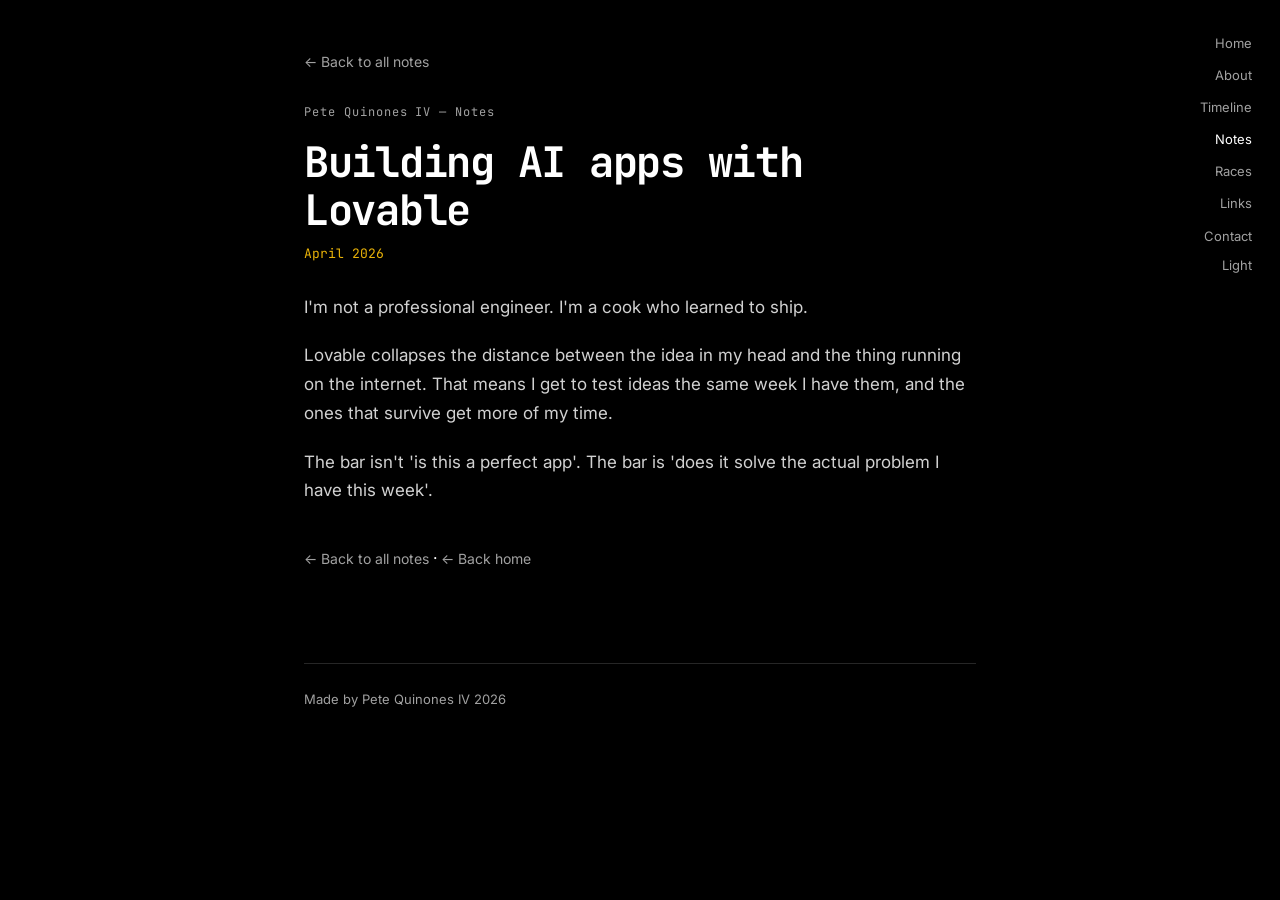
<file: notes/building-with-ai.html>
<!DOCTYPE html>
<html lang="en">
<head>
  <meta charset="UTF-8" />
  <meta name="viewport" content="width=device-width, initial-scale=1.0" />
  <title>Building AI apps with Lovable — Notes | Pete Quinones IV</title>
  <meta name="description" content="I'm not a professional engineer. I'm a cook who learned to ship." />
  <link rel="stylesheet" href="../css/site.css" />
</head>
<body>
  <button class="menu-btn" type="button">Menu</button>
  <nav class="nav">
    <a href="../index.html">Home</a>
    <a href="https://letters.thekaizentribe.co/about">About</a>
    <a href="../timeline.html">Timeline</a>
    <a href="../notes.html" class="active">Notes</a>
    <a href="../races.html">Races</a>
    <a href="../links.html">Links</a>
    <a href="../contact.html">Contact</a>
    <button type="button" data-theme-toggle>Light</button>
  </nav>

  <main class="wrap article">
    <a class="back" href="../notes.html">← Back to all notes</a>
    <p class="kicker">Pete Quinones IV — Notes</p>
    <h1>Building AI apps with Lovable</h1>
    <span class="date">April 2026</span>
    <div class="prose">
      <p>I'm not a professional engineer. I'm a cook who learned to ship.</p>
      <p>Lovable collapses the distance between the idea in my head and the thing running on the internet. That means I get to test ideas the same week I have them, and the ones that survive get more of my time.</p>
      <p>The bar isn't 'is this a perfect app'. The bar is 'does it solve the actual problem I have this week'.</p>
    </div>
    <p style="margin-top:40px"><a class="back" href="../notes.html">← Back to all notes</a> · <a class="back" href="../index.html">← Back home</a></p>
    <footer class="footer">Made by Pete Quinones IV 2026</footer>
  </main>
  <script src="../js/site.js"></script>
</body>
</html>
</file>
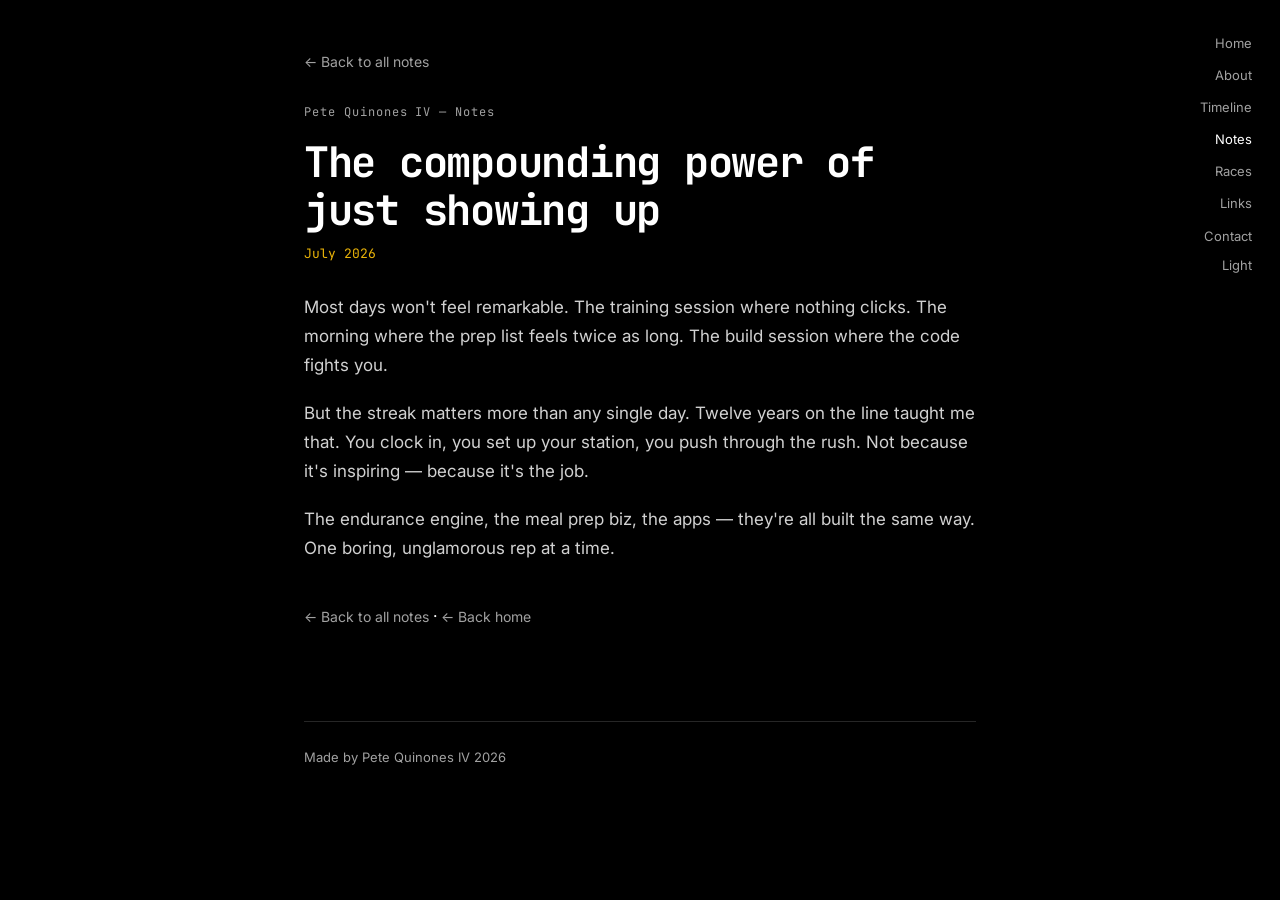
<file: notes/keep-showing-up.html>
<!DOCTYPE html>
<html lang="en">
<head>
  <meta charset="UTF-8" />
  <meta name="viewport" content="width=device-width, initial-scale=1.0" />
  <title>The compounding power of just showing up — Notes | Pete Quinones IV</title>
  <meta name="description" content="Most days won't feel remarkable. The training session where nothing clicks. The morning where the prep list feels twice as long." />
  <link rel="stylesheet" href="../css/site.css" />
</head>
<body>
  <button class="menu-btn" type="button">Menu</button>
  <nav class="nav">
    <a href="../index.html">Home</a>
    <a href="https://letters.thekaizentribe.co/about">About</a>
    <a href="../timeline.html">Timeline</a>
    <a href="../notes.html" class="active">Notes</a>
    <a href="../races.html">Races</a>
    <a href="../links.html">Links</a>
    <a href="../contact.html">Contact</a>
    <button type="button" data-theme-toggle>Light</button>
  </nav>

  <main class="wrap article">
    <a class="back" href="../notes.html">← Back to all notes</a>
    <p class="kicker">Pete Quinones IV — Notes</p>
    <h1>The compounding power of just showing up</h1>
    <span class="date">July 2026</span>
    <div class="prose">
      <p>Most days won't feel remarkable. The training session where nothing clicks. The morning where the prep list feels twice as long. The build session where the code fights you.</p>
      <p>But the streak matters more than any single day. Twelve years on the line taught me that. You clock in, you set up your station, you push through the rush. Not because it's inspiring — because it's the job.</p>
      <p>The endurance engine, the meal prep biz, the apps — they're all built the same way. One boring, unglamorous rep at a time.</p>
    </div>
    <p style="margin-top:40px"><a class="back" href="../notes.html">← Back to all notes</a> · <a class="back" href="../index.html">← Back home</a></p>
    <footer class="footer">Made by Pete Quinones IV 2026</footer>
  </main>
  <script src="../js/site.js"></script>
</body>
</html>
</file>
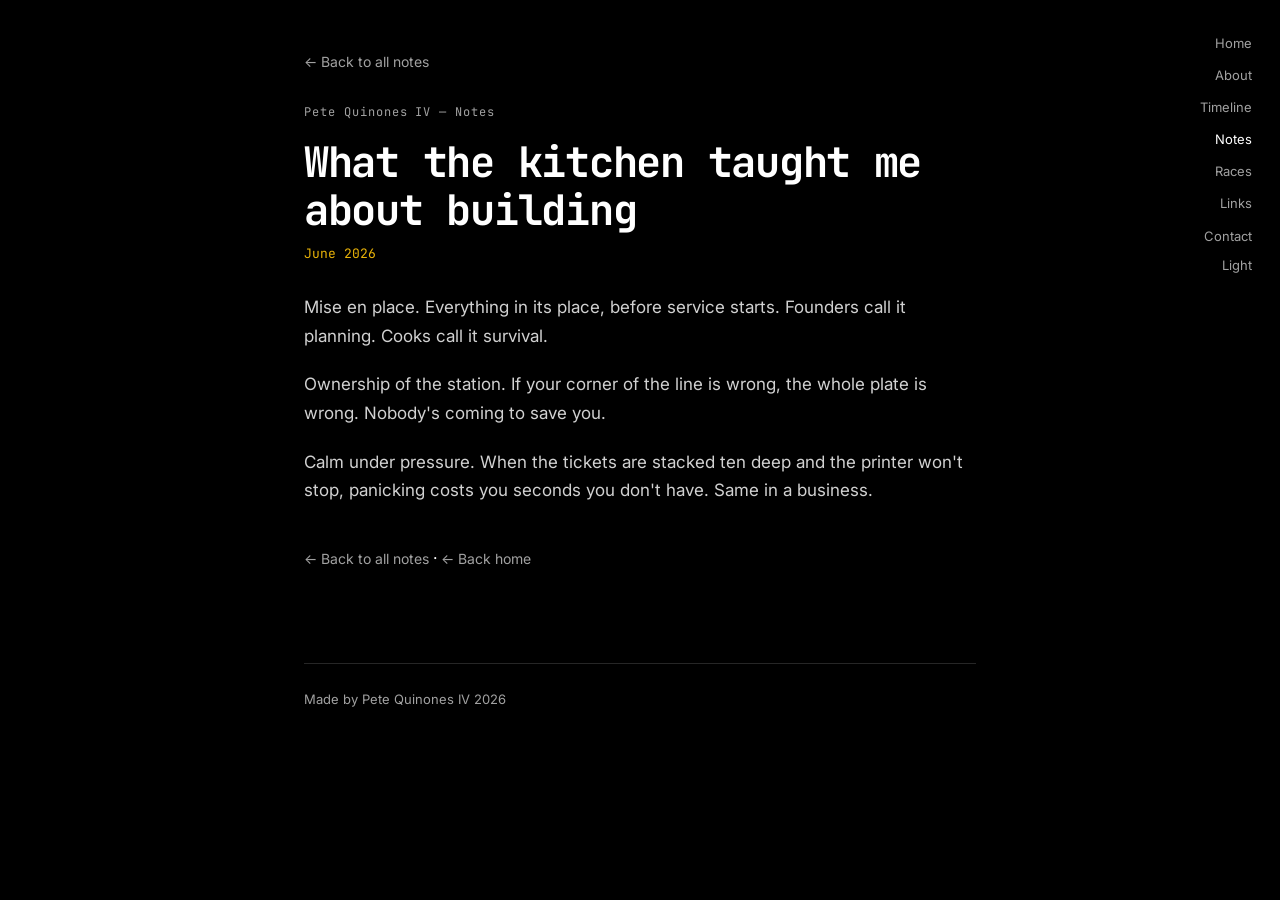
<file: notes/line-cook-lessons.html>
<!DOCTYPE html>
<html lang="en">
<head>
  <meta charset="UTF-8" />
  <meta name="viewport" content="width=device-width, initial-scale=1.0" />
  <title>What the kitchen taught me about building — Notes | Pete Quinones IV</title>
  <meta name="description" content="Mise en place. Everything in its place, before service starts. Founders call it planning. Cooks call it survival." />
  <link rel="stylesheet" href="../css/site.css" />
</head>
<body>
  <button class="menu-btn" type="button">Menu</button>
  <nav class="nav">
    <a href="../index.html">Home</a>
    <a href="https://letters.thekaizentribe.co/about">About</a>
    <a href="../timeline.html">Timeline</a>
    <a href="../notes.html" class="active">Notes</a>
    <a href="../races.html">Races</a>
    <a href="../links.html">Links</a>
    <a href="../contact.html">Contact</a>
    <button type="button" data-theme-toggle>Light</button>
  </nav>

  <main class="wrap article">
    <a class="back" href="../notes.html">← Back to all notes</a>
    <p class="kicker">Pete Quinones IV — Notes</p>
    <h1>What the kitchen taught me about building</h1>
    <span class="date">June 2026</span>
    <div class="prose">
      <p>Mise en place. Everything in its place, before service starts. Founders call it planning. Cooks call it survival.</p>
      <p>Ownership of the station. If your corner of the line is wrong, the whole plate is wrong. Nobody's coming to save you.</p>
      <p>Calm under pressure. When the tickets are stacked ten deep and the printer won't stop, panicking costs you seconds you don't have. Same in a business.</p>
    </div>
    <p style="margin-top:40px"><a class="back" href="../notes.html">← Back to all notes</a> · <a class="back" href="../index.html">← Back home</a></p>
    <footer class="footer">Made by Pete Quinones IV 2026</footer>
  </main>
  <script src="../js/site.js"></script>
</body>
</html>
</file>
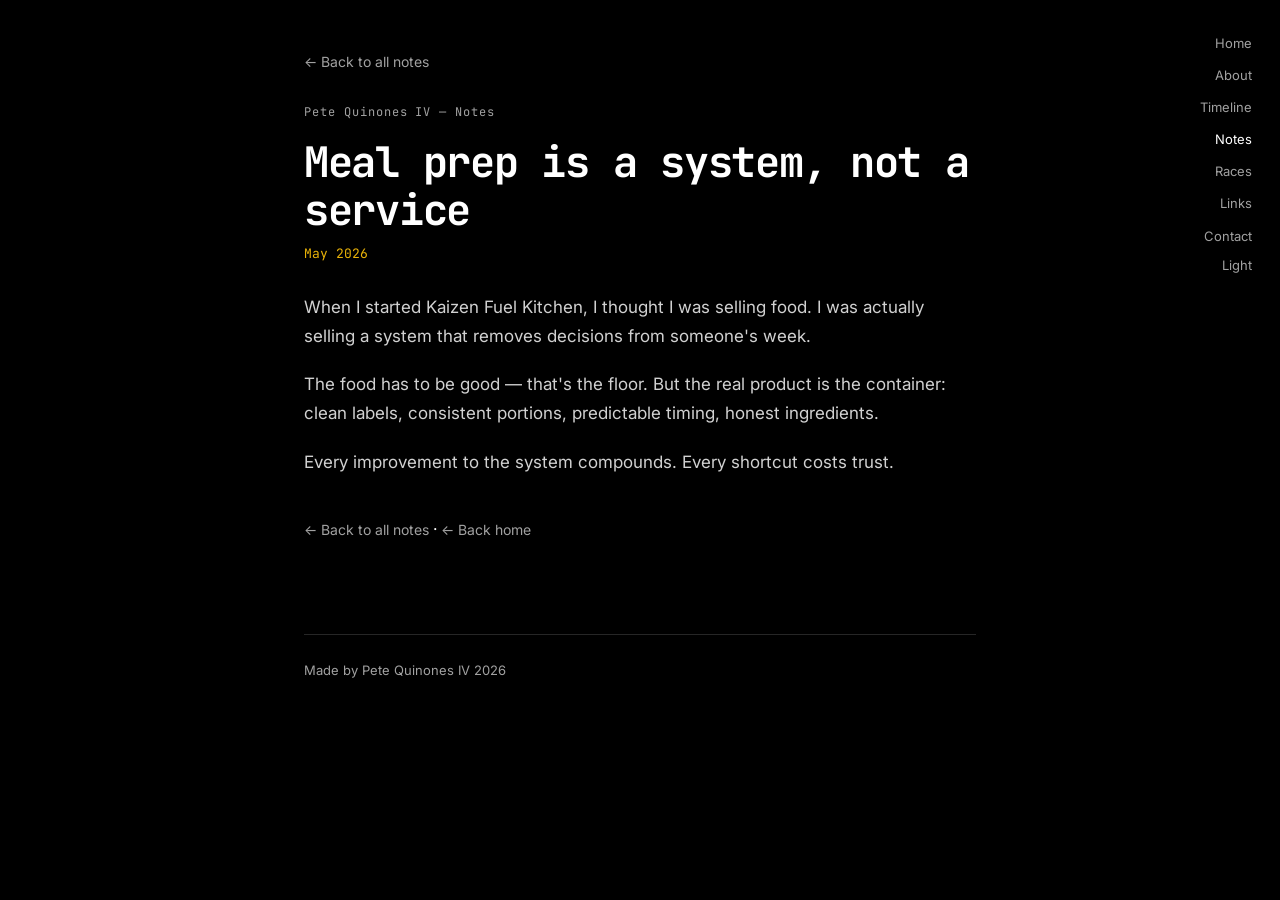
<file: notes/meal-prep-as-a-system.html>
<!DOCTYPE html>
<html lang="en">
<head>
  <meta charset="UTF-8" />
  <meta name="viewport" content="width=device-width, initial-scale=1.0" />
  <title>Meal prep is a system, not a service — Notes | Pete Quinones IV</title>
  <meta name="description" content="When I started Kaizen Fuel Kitchen, I thought I was selling food. I was actually selling a system that removes decisions from someone's week." />
  <link rel="stylesheet" href="../css/site.css" />
</head>
<body>
  <button class="menu-btn" type="button">Menu</button>
  <nav class="nav">
    <a href="../index.html">Home</a>
    <a href="https://letters.thekaizentribe.co/about">About</a>
    <a href="../timeline.html">Timeline</a>
    <a href="../notes.html" class="active">Notes</a>
    <a href="../races.html">Races</a>
    <a href="../links.html">Links</a>
    <a href="../contact.html">Contact</a>
    <button type="button" data-theme-toggle>Light</button>
  </nav>

  <main class="wrap article">
    <a class="back" href="../notes.html">← Back to all notes</a>
    <p class="kicker">Pete Quinones IV — Notes</p>
    <h1>Meal prep is a system, not a service</h1>
    <span class="date">May 2026</span>
    <div class="prose">
      <p>When I started Kaizen Fuel Kitchen, I thought I was selling food. I was actually selling a system that removes decisions from someone's week.</p>
      <p>The food has to be good — that's the floor. But the real product is the container: clean labels, consistent portions, predictable timing, honest ingredients.</p>
      <p>Every improvement to the system compounds. Every shortcut costs trust.</p>
    </div>
    <p style="margin-top:40px"><a class="back" href="../notes.html">← Back to all notes</a> · <a class="back" href="../index.html">← Back home</a></p>
    <footer class="footer">Made by Pete Quinones IV 2026</footer>
  </main>
  <script src="../js/site.js"></script>
</body>
</html>
</file>
<file: css/site.css>
@import url('https://fonts.googleapis.com/css2?family=Inter:wght@400;500;600&family=JetBrains+Mono:wght@400;500;700&display=swap');

:root {
  --bg: #000000;
  --text: #ffffff;
  --body: #d1d1d1;
  --muted: #a1a1a1;
  --accent: #eab308;
  --accent-hover: #facc15;
  --line: #262626;
  --nav: #a1a1a1;
}

html[data-theme="light"] {
  --bg: #f8f5ed;
  --text: #111111;
  --body: #333333;
  --muted: #666666;
  --accent: #b45309;
  --accent-hover: #92400e;
  --line: #e5e5e5;
  --nav: #555555;
}

* { box-sizing: border-box; }
html { scroll-behavior: smooth; }
body {
  margin: 0;
  background: var(--bg);
  color: var(--text);
  font-family: Inter, system-ui, sans-serif;
  line-height: 1.7;
  min-height: 100vh;
}

h1, h2, h3 {
  font-family: 'JetBrains Mono', ui-monospace, monospace;
  font-weight: 700;
  letter-spacing: -0.03em;
  line-height: 1.15;
}

a { color: inherit; }
a.link, .prose a {
  color: var(--accent);
  text-decoration: underline;
  text-underline-offset: 3px;
  text-decoration-thickness: 1px;
}
a.link:hover, .prose a:hover { color: var(--accent-hover); }

.wrap {
  max-width: 720px;
  margin: 0 auto;
  padding: 48px 24px 80px;
}

.nav {
  position: fixed;
  top: 32px;
  right: 28px;
  display: flex;
  flex-direction: column;
  align-items: flex-end;
  gap: 10px;
  z-index: 20;
}
.nav a, .nav button {
  font-family: Inter, system-ui, sans-serif;
  font-size: 13px;
  color: var(--nav);
  text-decoration: none;
  background: none;
  border: 0;
  padding: 0;
  cursor: pointer;
}
.nav a:hover, .nav button:hover, .nav a.active { color: var(--text); }

.menu-btn {
  display: none;
  position: fixed;
  top: 20px;
  right: 20px;
  z-index: 30;
  background: none;
  border: 0;
  color: var(--text);
  font-size: 13px;
  letter-spacing: 0.08em;
  text-transform: uppercase;
  cursor: pointer;
}

.header {
  display: flex;
  align-items: center;
  gap: 20px;
  margin-bottom: 40px;
}
.avatar {
  width: 88px;
  height: 88px;
  border-radius: 50%;
  object-fit: cover;
  filter: grayscale(1);
  flex-shrink: 0;
}
.header h1 {
  font-size: clamp(22px, 4vw, 32px);
  margin: 0 0 6px;
}
.tagline {
  font-family: 'JetBrains Mono', ui-monospace, monospace;
  font-size: 11px;
  letter-spacing: 0.14em;
  text-transform: uppercase;
  color: var(--muted);
  margin: 0;
}

.socials {
  display: flex;
  gap: 14px;
  margin: 18px 0 36px;
}
.socials a {
  color: var(--text);
  display: inline-flex;
  opacity: 0.9;
}
.socials a:hover { color: var(--accent); }
.socials svg { width: 18px; height: 18px; }

.prose p {
  color: var(--body);
  font-size: 17px;
  margin: 0 0 1.15em;
}

.section {
  border-top: 1px solid var(--line);
  margin-top: 56px;
  padding-top: 40px;
}
.kicker {
  font-family: 'JetBrains Mono', ui-monospace, monospace;
  font-size: 12px;
  color: var(--muted);
  letter-spacing: 0.08em;
  margin: 0 0 16px;
}
.section h2 {
  font-size: clamp(26px, 5vw, 40px);
  margin: 0 0 28px;
}

.projects { display: flex; flex-direction: column; gap: 22px; }
.project {
  display: block;
  text-decoration: none;
  color: inherit;
}
.project h3 {
  font-size: 18px;
  margin: 0 0 4px;
}
.project h3 span { color: var(--muted); font-weight: 400; }
.project p {
  margin: 0;
  color: var(--muted);
  font-size: 15px;
}
.project:hover h3 { color: var(--accent); }

.gallery {
  display: grid;
  grid-template-columns: repeat(2, 1fr);
  gap: 10px;
}
.gallery img {
  width: 100%;
  height: 220px;
  object-fit: cover;
  display: block;
  background: #111;
}
.gallery.full { grid-template-columns: repeat(auto-fill, minmax(220px, 1fr)); }
.gallery.full img { height: 240px; }

.notes { display: flex; flex-direction: column; gap: 28px; }
.note-card { text-decoration: none; display: block; }
.note-card time {
  font-family: 'JetBrains Mono', ui-monospace, monospace;
  font-size: 12px;
  color: var(--accent);
  display: block;
  margin-bottom: 6px;
}
.note-card h3 { font-size: 20px; margin: 0 0 8px; }
.note-card p { margin: 0; color: var(--muted); font-size: 15px; }
.note-card:hover h3 { color: var(--accent); }

.timeline { display: flex; flex-direction: column; gap: 48px; }
.entry time, .entry .when {
  font-family: 'JetBrains Mono', ui-monospace, monospace;
  font-size: 11px;
  letter-spacing: 0.12em;
  text-transform: uppercase;
  color: var(--accent);
  display: block;
  margin-bottom: 8px;
}
.entry h3 { font-size: 22px; margin: 0 0 10px; }
.entry h3 a { text-decoration: none; }
.entry h3 a:hover { color: var(--accent); }
.entry p { color: var(--body); margin: 0 0 12px; font-size: 16px; }
.tags { display: flex; gap: 8px; flex-wrap: wrap; margin-bottom: 12px; }
.tag {
  font-family: 'JetBrains Mono', ui-monospace, monospace;
  font-size: 10px;
  letter-spacing: 0.1em;
  text-transform: uppercase;
  color: var(--muted);
  border: 1px solid var(--line);
  padding: 3px 8px;
}
.thumbs { display: grid; grid-template-columns: repeat(auto-fit, minmax(160px, 1fr)); gap: 8px; }
.thumbs img { width: 100%; height: 160px; object-fit: cover; display: block; }

.races { display: flex; flex-direction: column; gap: 36px; }
.races h3 {
  font-size: 13px;
  letter-spacing: 0.12em;
  text-transform: uppercase;
  color: var(--muted);
  margin: 0 0 12px;
}
.races ol { margin: 0; padding-left: 18px; color: var(--body); }
.races li { margin-bottom: 8px; }

.links-hero { text-align: center; padding-top: 24px; }
.links-hero img {
  width: 96px;
  height: 96px;
  border-radius: 50%;
  object-fit: cover;
  filter: grayscale(1);
}
.link-list { display: flex; flex-direction: column; gap: 12px; margin-top: 32px; }
.link-list a {
  display: block;
  border: 1px solid var(--line);
  padding: 18px 20px;
  text-decoration: none;
}
.link-list a:hover { border-color: var(--accent); }
.link-list strong { display: block; font-family: 'JetBrains Mono', ui-monospace, monospace; }
.link-list span { color: var(--muted); font-size: 14px; }

.contact-gif { width: 100%; max-width: 360px; display: block; margin: 24px 0 40px; }
.contact-rows { display: flex; flex-direction: column; gap: 28px; }
.contact-rows h3 {
  font-size: 12px;
  letter-spacing: 0.12em;
  text-transform: uppercase;
  color: var(--muted);
  margin: 0 0 8px;
}

.back {
  display: inline-block;
  margin-bottom: 28px;
  color: var(--muted);
  text-decoration: none;
  font-size: 14px;
}
.back:hover { color: var(--accent); }

.article h1 { font-size: clamp(28px, 5vw, 42px); margin: 0 0 8px; }
.article .date {
  font-family: 'JetBrains Mono', ui-monospace, monospace;
  color: var(--accent);
  font-size: 13px;
  margin-bottom: 28px;
  display: block;
}

.footer {
  border-top: 1px solid var(--line);
  margin-top: 64px;
  padding-top: 24px;
  color: var(--muted);
  font-size: 13px;
}

@media (max-width: 860px) {
  .nav {
    display: none;
    top: 56px;
    right: 16px;
    background: var(--bg);
    border: 1px solid var(--line);
    padding: 16px 20px;
  }
  .nav.open { display: flex; }
  .menu-btn { display: block; }
  .wrap { padding-top: 64px; }
}

@media (max-width: 520px) {
  .gallery img { height: 160px; }
  .header { align-items: flex-start; }
}
</file>
<file: v2/styles.css>
/* Kaizen Fuel Kitchen theme on the /v2 vault. Light cream + black + yellow, dark inverse. */

@import url("https://fonts.googleapis.com/css2?family=Inter:wght@400;500;600;700;800&display=swap");

:root,
html[data-theme="light"] {
  --pane-bg: #f8f5ed;
  --pane-text: #0a0a0a;
  --pane-muted: #4a4a4a;
  --pane-faint: #7a7a7a;
  --pane-border: #e6e1d2;
  --sidebar-bg: #0a0a0a;
  --sidebar-text: #f8f5ed;
  --sidebar-muted: #b8b8b8;
  --sidebar-hover: #1a1a1a;
  --sidebar-border: #222222;
  --accent: #f6d32b;
  --accent-hover: #ffdf4a;
  --ink: #0a0a0a;
  --sidebar-width: 264px;
  --font: Inter, ui-sans-serif, -apple-system, BlinkMacSystemFont, "Segoe UI", Helvetica, Arial, sans-serif;
  color-scheme: light;
}

html[data-theme="dark"] {
  --pane-bg: #000000;
  --pane-text: #f5f2e8;
  --pane-muted: #b8b4a8;
  --pane-faint: #7a776e;
  --pane-border: #222222;
  --sidebar-bg: #0a0a0a;
  --sidebar-text: #f5f2e8;
  --sidebar-muted: #a3a3a3;
  --sidebar-hover: #161616;
  --sidebar-border: #222222;
  --accent: #f6d32b;
  --accent-hover: #ffdf4a;
  --ink: #0a0a0a;
  color-scheme: dark;
}

* { box-sizing: border-box; }

html, body {
  margin: 0;
  height: 100%;
  background: var(--pane-bg);
  color: var(--pane-text);
  font-family: var(--font);
  font-size: 16px;
  line-height: 1.65;
}

body {
  display: flex;
  min-height: 100vh;
}

button, input {
  font-family: inherit;
}

.sidebar {
  width: var(--sidebar-width);
  flex-shrink: 0;
  background: var(--sidebar-bg);
  color: var(--sidebar-text);
  border-right: 1px solid var(--sidebar-border);
  display: flex;
  flex-direction: column;
  height: 100vh;
  position: sticky;
  top: 0;
}

.sidebar-head {
  padding: 14px 14px 10px;
  border-bottom: 1px solid var(--sidebar-border);
}

.vault-name {
  display: flex;
  align-items: center;
  gap: 8px;
  font-size: 14px;
  font-weight: 800;
  letter-spacing: -0.03em;
  color: var(--sidebar-text);
  text-decoration: none;
}

.vault-name:hover { color: var(--accent); }

.vault-mark {
  width: 20px;
  height: 20px;
  border-radius: 0;
  background: var(--accent);
  color: var(--ink);
  font-size: 11px;
  font-weight: 800;
  display: grid;
  place-items: center;
}

.search {
  margin-top: 10px;
  width: 100%;
  background: #141414;
  border: 1px solid var(--sidebar-border);
  color: var(--sidebar-text);
  border-radius: 0;
  padding: 8px 10px;
  font-size: 13px;
  outline: none;
}

.search::placeholder { color: var(--sidebar-muted); }
.search:focus { border-color: var(--accent); }

.tree {
  flex: 1;
  overflow: auto;
  padding: 8px 8px 16px;
}

.tree-folder > .tree-row {
  font-weight: 700;
}

.tree-row {
  display: flex;
  align-items: center;
  gap: 6px;
  width: 100%;
  border: 0;
  background: transparent;
  color: var(--sidebar-muted);
  text-align: left;
  font-size: 13px;
  line-height: 1.3;
  padding: 6px 8px;
  border-radius: 0;
  cursor: pointer;
  text-decoration: none;
}

.tree-row:hover { background: var(--sidebar-hover); color: var(--sidebar-text); }
.tree-row.is-active {
  background: var(--accent);
  color: var(--ink);
  font-weight: 800;
}
.tree-children { padding-left: 14px; }
.tree-children[hidden] { display: none; }

.chev {
  width: 10px;
  height: 10px;
  opacity: 0.7;
  flex-shrink: 0;
  transition: transform 0.12s ease;
}

.tree-folder:not(.is-open) > .tree-row .chev { transform: rotate(-90deg); }

.sidebar-foot {
  padding: 12px 14px 16px;
  border-top: 1px solid var(--sidebar-border);
  font-size: 12px;
  display: flex;
  flex-direction: column;
  gap: 10px;
}

.sidebar-foot a,
.theme-toggle {
  color: var(--sidebar-muted);
  text-decoration: none;
  background: none;
  border: 0;
  padding: 0;
  text-align: left;
  cursor: pointer;
  font-size: 12px;
}

.sidebar-foot a:hover,
.theme-toggle:hover { color: var(--accent); }

.pane {
  flex: 1;
  min-width: 0;
  overflow: auto;
  background: var(--pane-bg);
}

.pane-inner {
  max-width: 760px;
  padding: 40px 48px 96px;
}

.crumb {
  font-size: 12px;
  color: var(--pane-faint);
  margin: 0 0 18px;
}

.crumb a {
  color: var(--pane-muted);
  text-decoration: none;
}

.crumb a:hover { color: var(--pane-text); }

.note-title {
  font-size: 36px;
  font-weight: 800;
  letter-spacing: -0.04em;
  line-height: 1.1;
  margin: 0 0 24px;
  color: var(--pane-text);
}

.note-body h2 {
  font-size: 1.35rem;
  font-weight: 800;
  letter-spacing: -0.03em;
  margin: 1.8em 0 0.6em;
}

.note-body h3 {
  font-size: 1.08rem;
  font-weight: 800;
  margin: 1.4em 0 0.5em;
}

.note-body p { margin: 0 0 1em; color: var(--pane-text); }

.note-body ul, .note-body ol {
  margin: 0 0 1em;
  padding-left: 1.3em;
}

.note-body li { margin: 0.25em 0; }

.note-body a,
.wiki {
  color: var(--ink);
  background: var(--accent);
  text-decoration: none;
  padding: 0 0.22em;
  box-decoration-break: clone;
}

.note-body a:hover,
.wiki:hover { background: var(--accent-hover); }

.wiki.is-unresolved {
  background: transparent;
  color: var(--pane-muted);
  text-decoration: underline dotted;
  text-underline-offset: 3px;
  padding: 0;
  cursor: default;
}

mark,
.hl {
  background: var(--accent);
  color: var(--ink);
  padding: 0 0.18em;
  font-style: italic;
}

.backlinks {
  margin-top: 48px;
  padding-top: 20px;
  border-top: 1px solid var(--pane-border);
}

.backlinks h2 {
  font-size: 12px;
  font-weight: 800;
  letter-spacing: 0.08em;
  text-transform: uppercase;
  color: var(--pane-faint);
  margin: 0 0 10px;
}

.backlinks ul {
  list-style: none;
  padding: 0;
  margin: 0;
}

.backlinks li { margin: 0; }

.backlinks a {
  display: inline-block;
  color: var(--ink);
  background: var(--accent);
  text-decoration: none;
  font-size: 14px;
  font-weight: 700;
  padding: 2px 8px;
  margin: 4px 0;
}

.backlinks a:hover { background: var(--accent-hover); }

.missing {
  color: var(--pane-muted);
}

.menu-btn {
  display: none;
  position: fixed;
  top: 12px;
  left: 12px;
  z-index: 40;
  background: var(--accent);
  color: var(--ink);
  border: 0;
  border-radius: 0;
  padding: 8px 14px;
  font-size: 13px;
  font-weight: 800;
  letter-spacing: 0.04em;
  text-transform: uppercase;
  cursor: pointer;
}

.backdrop {
  display: none;
}

@media (max-width: 840px) {
  .menu-btn { display: block; }

  .sidebar {
    position: fixed;
    left: 0;
    top: 0;
    z-index: 30;
    transform: translateX(-105%);
    transition: transform 0.2s ease;
    box-shadow: none;
  }

  .sidebar.is-open {
    transform: translateX(0);
    box-shadow: 16px 0 40px rgba(0, 0, 0, 0.35);
  }

  .backdrop.is-open {
    display: block;
    position: fixed;
    inset: 0;
    background: rgba(0, 0, 0, 0.45);
    z-index: 25;
  }

  .pane-inner {
    padding: 64px 20px 72px;
  }

  .note-title { font-size: 28px; }
}
</file>
